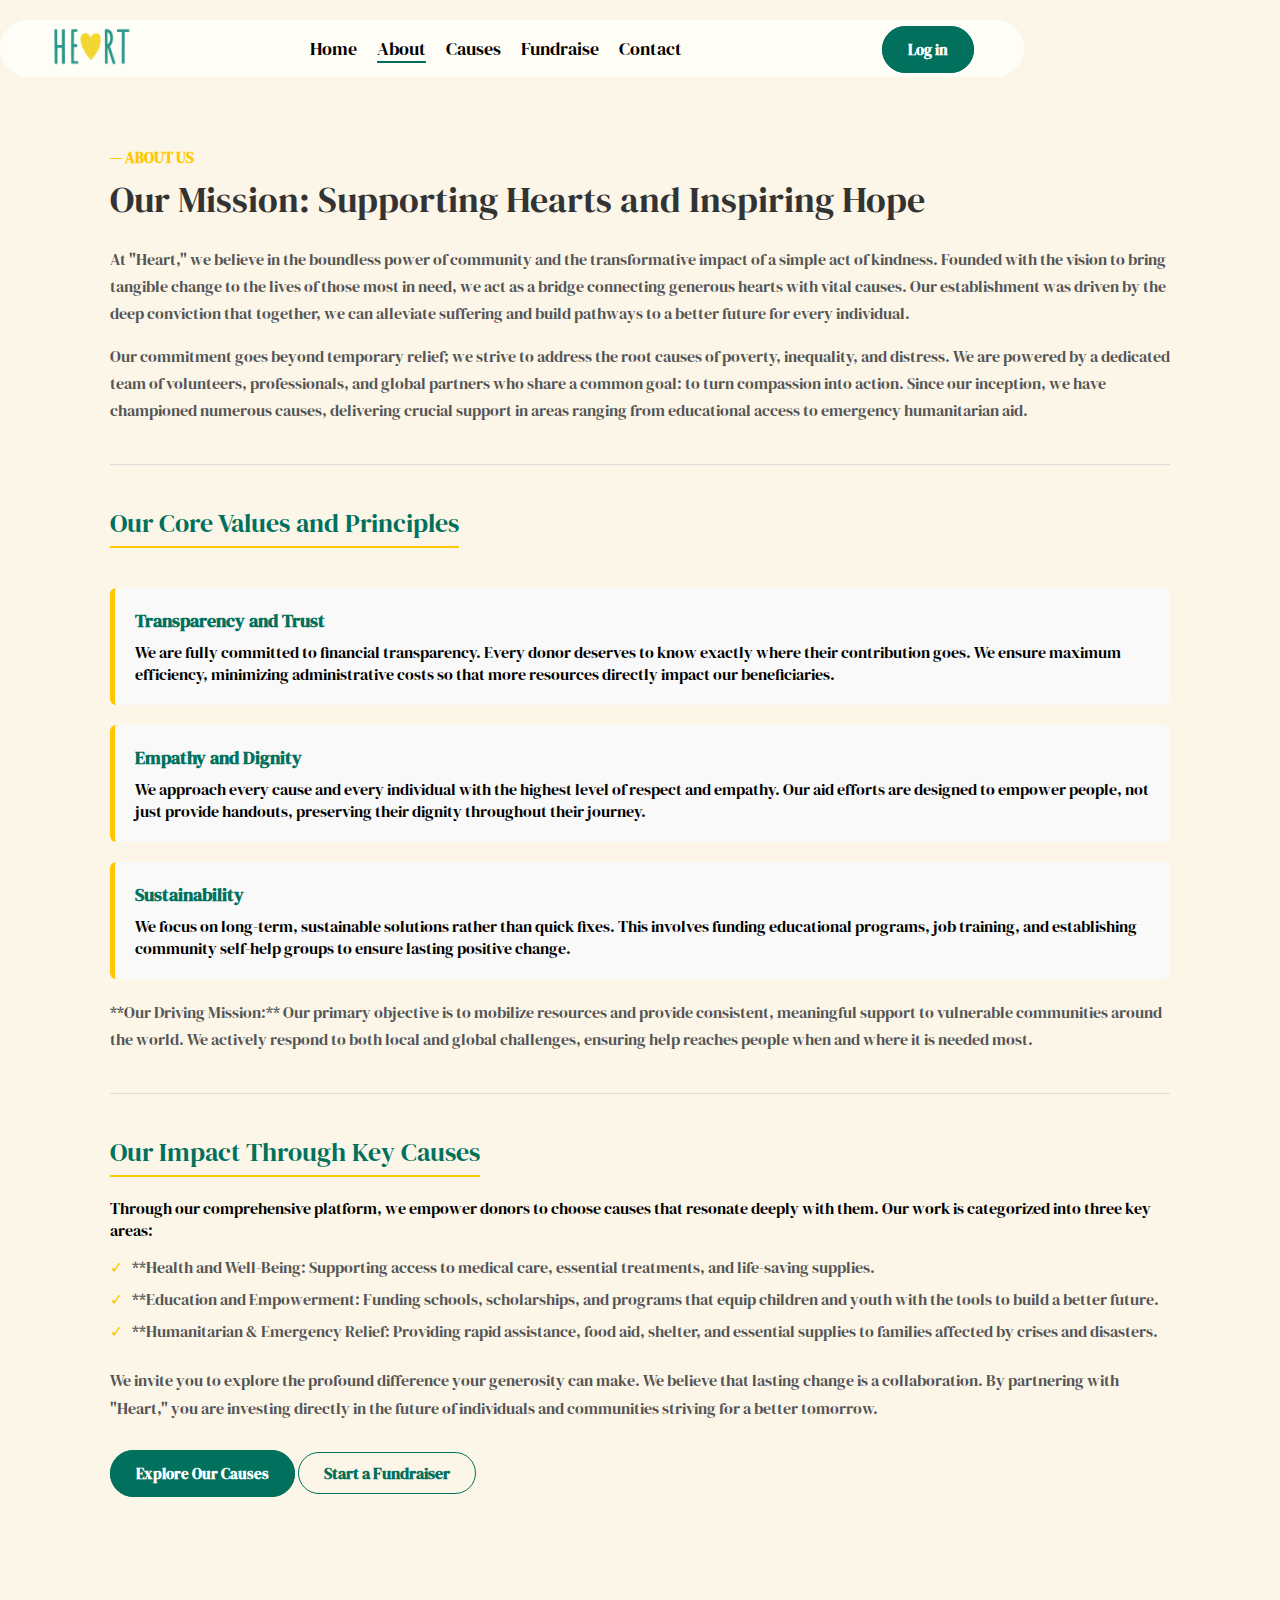
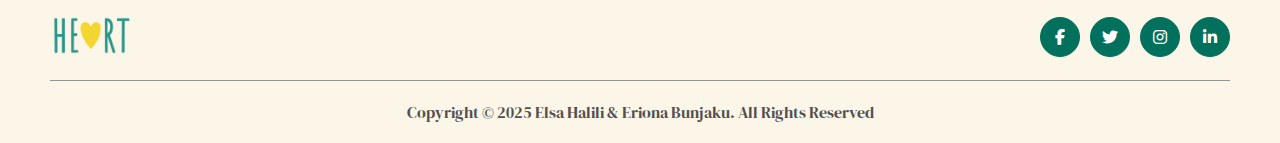
<file: about.html>
<!DOCTYPE html>
<html lang="en">
  <head>
    <meta charset="UTF-8" />
    <meta name="viewport" content="width=device-width, initial-scale=1.0" />
    <title>About Us</title>
    <link rel="stylesheet" href="./styles/header_footer.css" />
    <link rel="stylesheet" href="./styles/style.css" />
    <link rel="stylesheet" href="./styles/about.css" />
    <link
      rel="stylesheet"
      href="https://cdnjs.cloudflare.com/ajax/libs/font-awesome/6.4.2/css/all.min.css"
    />
  </head>
  <body>
    <header>
      <div class="container">
        <nav class="navbar">
          <div class="logo">
            <a
              href="home.html
            "
            >
              <img class="default_logo" src="./images/logo2.png" alt="" />
            </a>
          </div>

          <div class="hamburger" id="menu-toggle">
            <i class="fas fa-bars"></i>
          </div>

          <div class="left-nav" id="menu-item">
            <ul>
              <li><a href="home.html">Home</a></li>
              <li><a href="about.html" class="active">About</a></li>
              <li><a href="causes.html">Causes</a></li>
              <li><a href="fundraise.html">Fundraise</a></li>
              <li><a href="contact.html">Contact</a></li>
              <li class="login-btn mobile-btn"></li>
            </ul>
          </div>

          <div class="right-nav" id="menu-item-right">
            <a href="login.html" class="btn-green">Log in</a>
          </div>
        </nav>
      </div>
    </header>
    <div class="container about-page">
      <section class="sec-about">
        <p class="label-title">— ABOUT US</p>
        <h2 class="main-title">
          Our Mission: Supporting Hearts and Inspiring Hope
        </h2>
        <p class="text">
          At "Heart," we believe in the boundless power of community and the
          transformative impact of a simple act of kindness. Founded with the
          vision to bring tangible change to the lives of those most in need, we
          act as a bridge connecting generous hearts with vital causes. Our
          establishment was driven by the deep conviction that together, we can
          alleviate suffering and build pathways to a better future for every
          individual.
        </p>
        <p class="text">
          Our commitment goes beyond temporary relief; we strive to address the
          root causes of poverty, inequality, and distress. We are powered by a
          dedicated team of volunteers, professionals, and global partners who
          share a common goal: to turn compassion into action. Since our
          inception, we have championed numerous causes, delivering crucial
          support in areas ranging from educational access to emergency
          humanitarian aid.
        </p>
      </section>
      <hr />
      <section class="mission">
        <h3>Our Core Values and Principles</h3>
        <div class="v-list">
          <ul>
            <li>
              <h4>Transparency and Trust</h4>
              <p>
                We are fully committed to financial transparency. Every donor
                deserves to know exactly where their contribution goes. We
                ensure maximum efficiency, minimizing administrative costs so
                that more resources directly impact our beneficiaries.
              </p>
            </li>
            <li>
              <h4>Empathy and Dignity</h4>
              <p>
                We approach every cause and every individual with the highest
                level of respect and empathy. Our aid efforts are designed to
                empower people, not just provide handouts, preserving their
                dignity throughout their journey.
              </p>
            </li>
            <li>
              <h4>Sustainability</h4>
              <p>
                We focus on long-term, sustainable solutions rather than quick
                fixes. This involves funding educational programs, job training,
                and establishing community self-help groups to ensure lasting
                positive change.
              </p>
            </li>
          </ul>
        </div>
        <p class="mission-text">
          **Our Driving Mission:** Our primary objective is to mobilize
          resources and provide consistent, meaningful support to vulnerable
          communities around the world. We actively respond to both local and
          global challenges, ensuring help reaches people when and where it is
          needed most.
        </p>
      </section>
      <hr />
      <section class="causes">
        <h3>Our Impact Through Key Causes</h3>
        <p>
          Through our comprehensive platform, we empower donors to choose causes
          that resonate deeply with them. Our work is categorized into three key
          areas:
        </p>
        <div class="cause-list">
          <ul>
            <li>
              **Health and Well-Being: Supporting access to medical care,
              essential treatments, and life-saving supplies.
            </li>
            <li>
              **Education and Empowerment: Funding schools, scholarships, and
              programs that equip children and youth with the tools to build a
              better future.
            </li>
            <li>
              **Humanitarian & Emergency Relief: Providing rapid assistance,
              food aid, shelter, and essential supplies to families affected by
              crises and disasters.
            </li>
          </ul>
        </div>
        <p class="final-text">
          We invite you to explore the profound difference your generosity can
          make. We believe that lasting change is a collaboration. By partnering
          with "Heart," you are investing directly in the future of individuals
          and communities striving for a better tomorrow.
        </p>
        <div class="btn-group">
          <a href="causes.html" class="btn-green">Explore Our Causes</a>
          <a href="fundraise.html" class="btn-green-outline"
            >Start a Fundraiser</a
          >
        </div>
      </section>
    </div>

    <footer>
      <div class="container">
        <div class="footer">
          <div class="footer-left">
            <div class="logo">
              <img src="./images/logo2.png" alt="" />
            </div>
          </div>
          <div class="footer-right">
            <ul>
              <li>
                <a href="#" class="icon-link"
                  ><i class="fab fa-facebook-f"></i
                ></a>
              </li>
              <li>
                <a href="#" class="icon-link"><i class="fab fa-twitter"></i></a>
              </li>
              <li>
                <a href="#" class="icon-link"
                  ><i class="fab fa-instagram"></i
                ></a>
              </li>
              <li>
                <a href="#" class="icon-link"
                  ><i class="fab fa-linkedin-in"></i
                ></a>
              </li>
            </ul>
          </div>
        </div>
      </div>
      <div></div>
      <div class="footer-copyright">
        <p>
          Copyright &copy; 2025 Elsa Halili & Eriona Bunjaku. All Rights
          Reserved
        </p>
      </div>
    </footer>
  </body>
  <script src="./js/donate.js"></script>
  <script src="./js/main.js"></script>
</html>
</file>
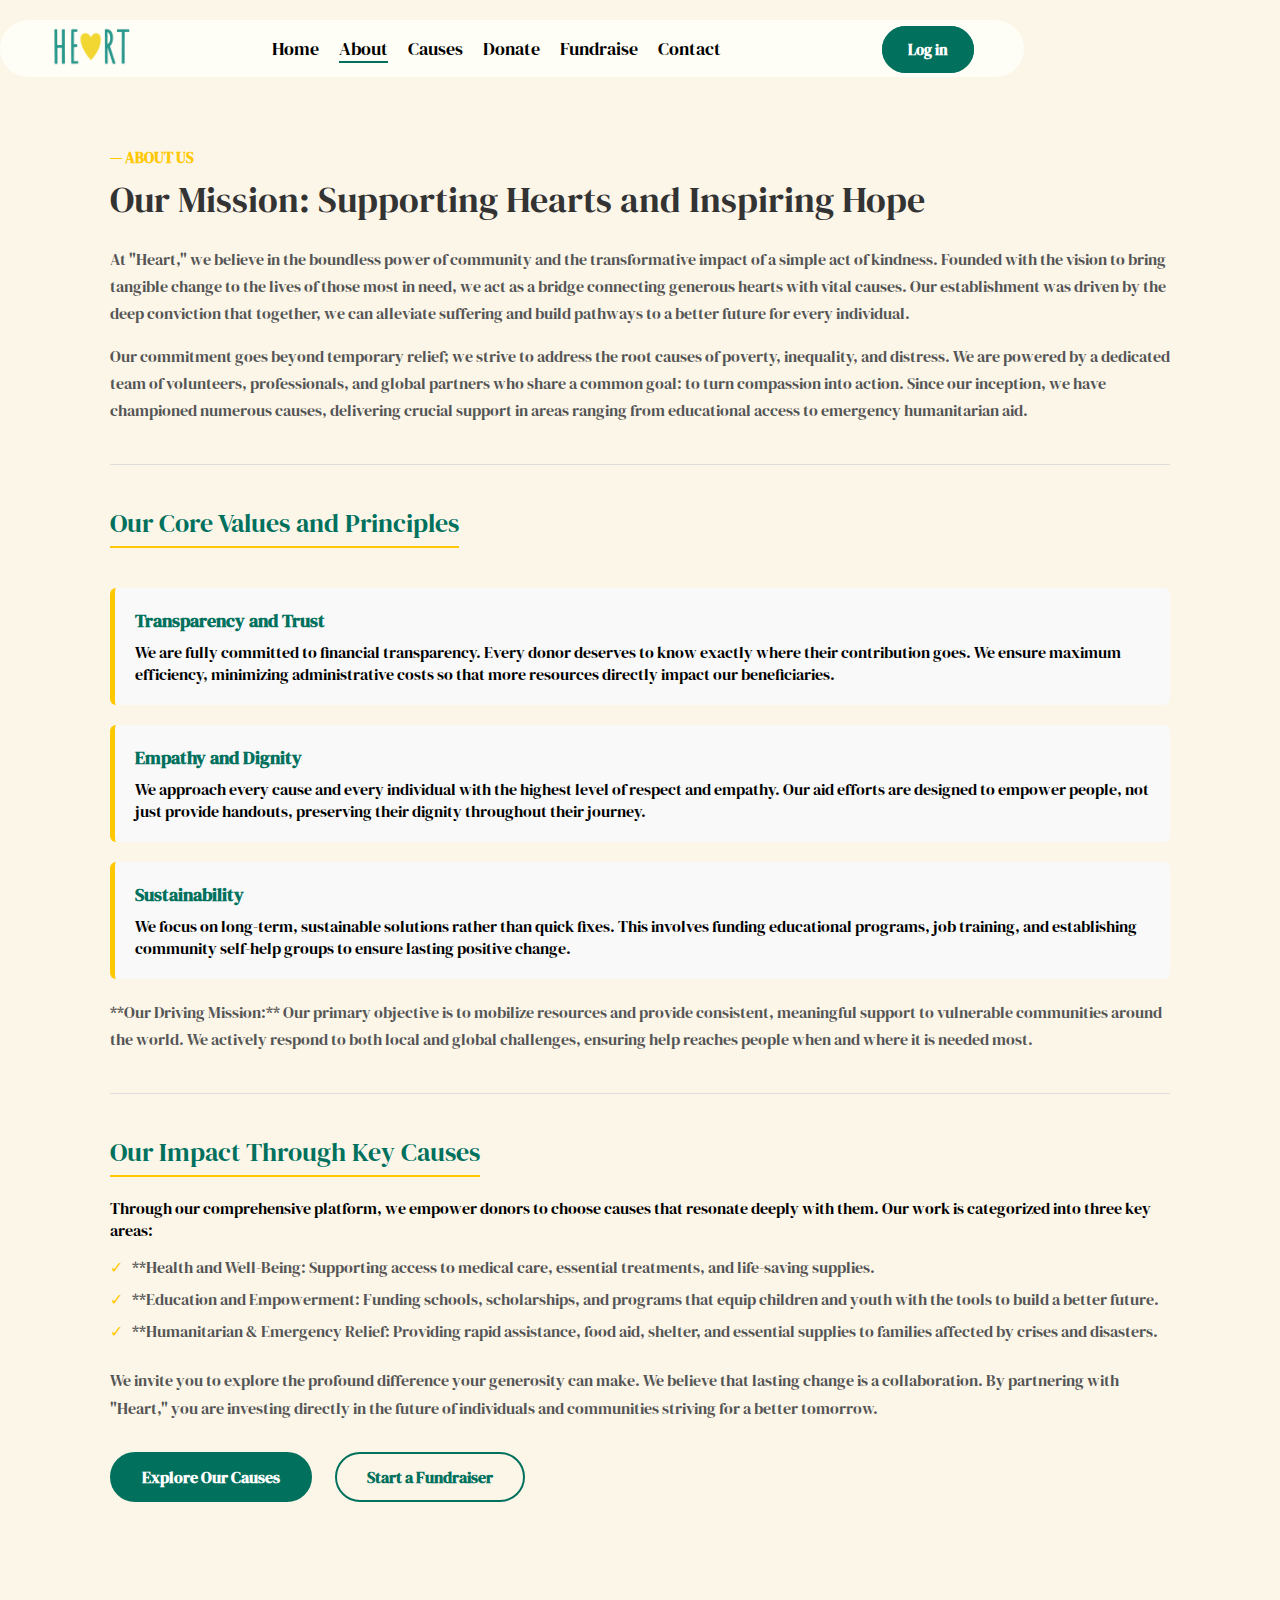
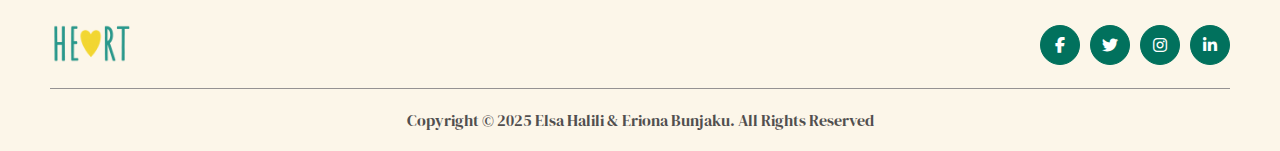
<file: aboutus.html>
<!DOCTYPE html>
<html lang="en">
<head>
<meta charset="UTF-8" />
<meta name="viewport" content="width=device-width, initial-scale=1.0" />
<title>About Us</title>
<link rel="stylesheet" href="./styles/header_footer.css" />
<link rel="stylesheet" href="./styles/style.css" />
<link rel="stylesheet" href="./styles/aboutus.css" />
<link
rel="stylesheet"
href="https://cdnjs.cloudflare.com/ajax/libs/font-awesome/6.4.2/css/all.min.css"
/>
</head>
<body>
<header>
<div class="container">
<nav class="navbar">
<div class="logo">
<img class="default_logo" src="./images/logo2.png" alt="" />
</div>
<div class="left-nav" id="menu-item">
<ul>
<li><a href="home.html">Home</a></li>
<li><a href="about.html" class="active">About</a></li> 
<li><a href="causes.html">Causes</a></li>
<li><a href="donate.html">Donate</a></li>
<li><a href="fundraise.html">Fundraise</a></li>
<li><a href="contact.html">Contact</a></li>
<li class="login-btn mobile-btn"></li>
</ul>
</div>
<div class="right-nav" id="menu-item-right">
<a href="login.html" class="btn-green"> Log in </a>
</div>
</nav>
</div>
</header>
<div class="container about-page"> 
    <section class="sec-about">
         <p class="label-title">— ABOUT US</p>
<h2 class="main-title">Our Mission: Supporting Hearts and Inspiring Hope</h2>
<p class="text"> At "Heart," we believe in the boundless power of community and the transformative impact of a simple act of kindness. Founded with the vision to bring tangible change to the lives of those most in need, we act as a bridge connecting generous hearts with vital causes. Our establishment was driven by the deep conviction that together, we can alleviate suffering and build pathways to a better future for every individual.
</p>
<p class="text"> Our commitment goes beyond temporary relief; we strive to address the root causes of poverty, inequality, and distress. We are powered by a dedicated team of volunteers, professionals, and global partners who share a common goal: to turn compassion into action. Since our inception, we have championed numerous causes, delivering crucial support in areas ranging from educational access to emergency humanitarian aid.
</p>
</section>
<hr>
<section class="mission"> <h3>Our Core Values and Principles</h3>
<div class="v-list"> <ul>
<li>
<h4>Transparency and Trust</h4>
<p>We are fully committed to financial transparency. Every donor deserves to know exactly where their contribution goes. We ensure maximum efficiency, minimizing administrative costs so that more resources directly impact our beneficiaries.</p>
</li>
<li>
<h4>Empathy and Dignity</h4>
<p>We approach every cause and every individual with the highest level of respect and empathy. Our aid efforts are designed to empower people, not just provide handouts, preserving their dignity throughout their journey.</p>
</li>
<li>
<h4>Sustainability</h4>
<p>We focus on long-term, sustainable solutions rather than quick fixes. This involves funding educational programs, job training, and establishing community self-help groups to ensure lasting positive change.</p>
</li>
</ul>
</div>
<p class="mission-text"> **Our Driving Mission:** Our primary objective is to mobilize resources and provide consistent, meaningful support to vulnerable communities around the world. We actively respond to both local and global challenges, ensuring help reaches people when and where it is needed most.
</p>
</section>
<hr>
<section class="causes"> <h3>Our Impact Through Key Causes</h3>
<p>
Through our comprehensive platform, we empower donors to choose causes that resonate deeply with them. Our work is categorized into three key areas:
</p>
<div class="cause-list">
<ul>
<li>**Health and Well-Being: Supporting access to medical care, essential treatments, and life-saving supplies.</li>
<li>**Education and Empowerment: Funding schools, scholarships, and programs that equip children and youth with the tools to build a better future.</li>
<li>**Humanitarian & Emergency Relief: Providing rapid assistance, food aid, shelter, and essential supplies to families affected by crises and disasters.</li>
</ul>
</div>
<p class="final-text"> We invite you to explore the profound difference your generosity can make. We believe that lasting change is a collaboration. By partnering with "Heart," you are investing directly in the future of individuals and communities striving for a better tomorrow.
</p>
<div class="btn-group"> <a href="causes.html" class="btn-green-lg">Explore Our Causes</a>
<a href="fundraise.html" class="btn-green-outline-lg">Start a Fundraiser</a>
</div>
</section>
</div>

<footer>
<div class="container">
<div class="footer">
<div class="footer-left">
<div class="logo">
<img src="./images/logo2.png" alt="" />
</div>
</div>
<div class="footer-right">
<ul>
<li>
<a href="#" class="icon-link"
><i class="fab fa-facebook-f"></i
></a>
</li>
<li>
<a href="#" class="icon-link"><i class="fab fa-twitter"></i></a>
</li>
<li>
<a href="#" class="icon-link"
><i class="fab fa-instagram"></i
></a>
</li>
<li>
<a href="#" class="icon-link"
><i class="fab fa-linkedin-in"></i
></a>
</li>
</ul>
</div>
</div>
</div>
<div></div>
<div class="footer-copyright">
<p>
Copyright &copy; 2025 Elsa Halili & Eriona Bunjaku. All Rights
Reserved
</p>
</div>
</footer>
</body>
<script src="./js/donate.js"></script>
</html>
</file>
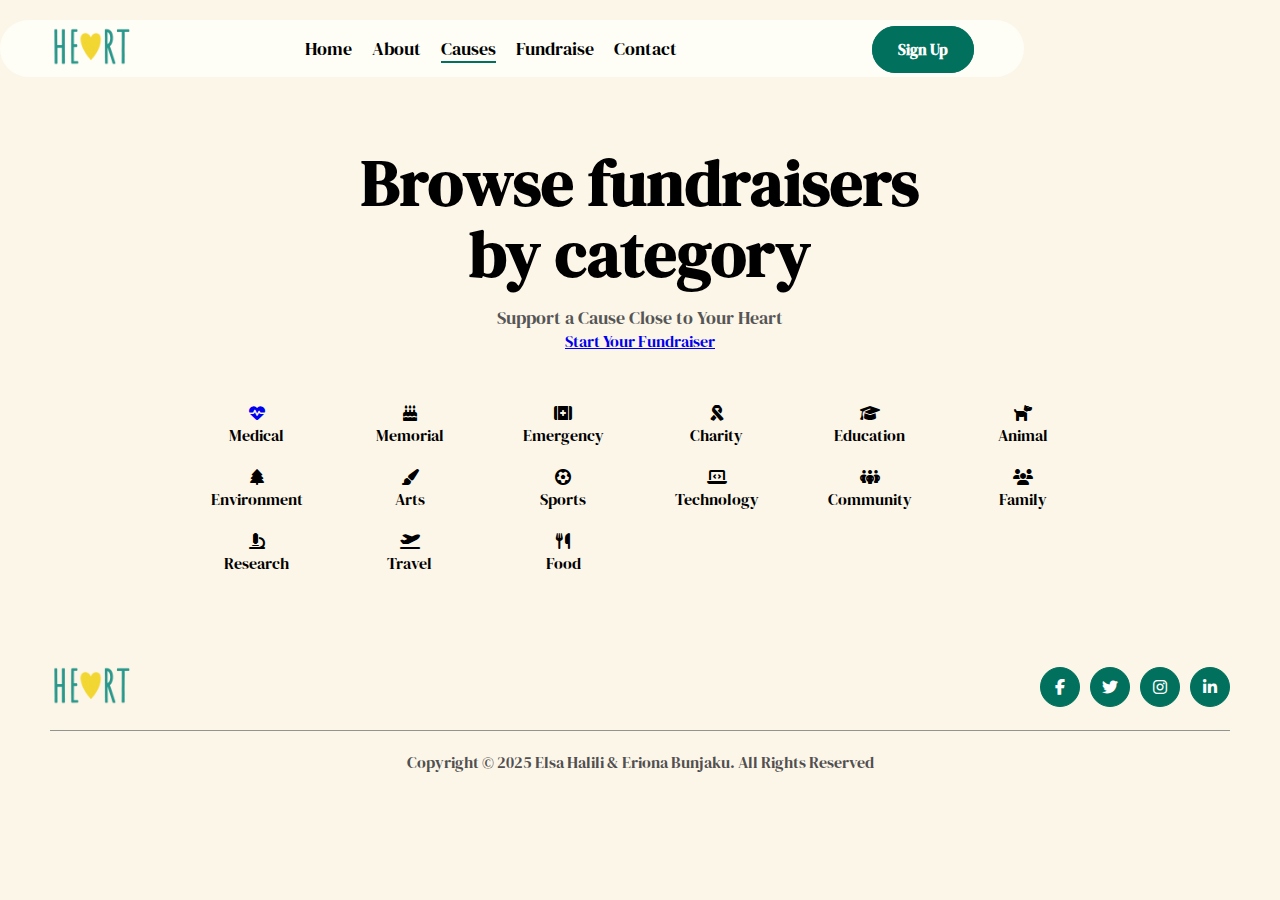
<file: causes.html>
<!DOCTYPE html>
<html lang="en">
  <head>
    <meta charset="UTF-8" />
    <meta name="viewport" content="width=device-width, initial-scale=1.0" />
    <title>Document</title>

    <link rel="stylesheet" href="./styles/header_footer.css" />
    <link rel="stylesheet" href="./styles/style.css" />
    <link rel="stylesheet" href="./styles/causes.css" />
    <link
      rel="stylesheet"
      href="https://cdnjs.cloudflare.com/ajax/libs/font-awesome/6.4.2/css/all.min.css"
    />
  </head>

  <body>
    <header>
      <div class="container">
        <nav class="navbar">
          <div class="logo">
            <a
              href="home.html
            "
            >
              <img class="default_logo" src="./images/logo2.png" alt="" />
            </a>
          </div>

          <div class="hamburger" id="menu-toggle">
            <i class="fas fa-bars"></i>
          </div>

          <div class="left-nav" id="menu-item">
            <ul>
              <li><a href="home.html">Home</a></li>
              <li><a href="about.html">About</a></li>
              <li><a href="causes.html" class="active">Causes</a></li>
              <li><a href="fundraise.html">Fundraise</a></li>
              <li><a href="contact.html">Contact</a></li>
              <li class="login-btn mobile-btn"></li>
            </ul>
          </div>

          <div class="right-nav" id="menu-item-right">
            <a href="login.html" class="btn-green"> Sign Up </a>
          </div>
        </nav>
      </div>
    </header>

    <section class="causes-container">
      <div class="causes-intro">
        <h1 class="title">
          Browse fundraisers<br />
          by category
        </h1>
        <p class="subtitle">Support a Cause Close to Your Heart</p>
        <a href="fundraise.html" class="start-btn">Start Your Fundraiser</a>
      </div>

      <div class="categories">
        <div class="category">
          <a href="causes-bycategory.html">
            <div class="cause-box">
              <i class="fa-solid fa-heart-pulse"></i>
            </div>
            <span>Medical</span>
          </a>
        </div>

        <div class="category">
          <div class="cause-box">
            <i class="fa-solid fa-cake-candles"></i>
          </div>
          <span>Memorial</span>
        </div>

        <div class="category">
          <div class="cause-box">
            <i class="fa-solid fa-kit-medical"></i>
          </div>
          <span>Emergency</span>
        </div>

        <div class="category">
          <div class="cause-box">
            <i class="fa-solid fa-ribbon"></i>
          </div>
          <span>Charity</span>
        </div>

        <div class="category">
          <div class="cause-box">
            <i class="fa-solid fa-graduation-cap"></i>
          </div>
          <span>Education</span>
        </div>

        <div class="category">
          <div class="cause-box">
            <i class="fa-solid fa-dog"></i>
          </div>
          <span>Animal</span>
        </div>

        <div class="category">
          <div class="cause-box">
            <i class="fa-solid fa-tree"></i>
          </div>
          <span>Environment</span>
        </div>

        <div class="category">
          <div class="cause-box">
            <i class="fa-solid fa-paint-brush"></i>
          </div>
          <span>Arts</span>
        </div>

        <div class="category">
          <div class="cause-box">
            <i class="fa-solid fa-futbol"></i>
          </div>
          <span>Sports</span>
        </div>

        <div class="category">
          <div class="cause-box">
            <i class="fa-solid fa-laptop-code"></i>
          </div>
          <span>Technology</span>
        </div>

        <div class="category">
          <div class="cause-box">
            <i class="fa-solid fa-people-group"></i>
          </div>
          <span>Community</span>
        </div>

        <div class="category">
          <div class="cause-box">
            <i class="fa-solid fa-users"></i>
          </div>
          <span>Family</span>
        </div>

        <div class="category">
          <div class="cause-box">
            <i class="fa-solid fa-microscope"></i>
          </div>
          <span>Research</span>
        </div>

        <div class="category">
          <div class="cause-box">
            <i class="fa-solid fa-plane-departure"></i>
          </div>
          <span>Travel</span>
        </div>

        <div class="category">
          <div class="cause-box">
            <i class="fa-solid fa-utensils"></i>
          </div>
          <span>Food</span>
        </div>
      </div>
    </section>

    <footer>
      <div class="container">
        <div class="footer">
          <div class="footer-left">
            <div class="logo">
              <img src="./images/logo2.png" alt="" />
            </div>
          </div>

          <div class="footer-right">
            <ul>
              <li>
                <a href="#" class="icon-link">
                  <i class="fab fa-facebook-f"></i>
                </a>
              </li>
              <li>
                <a href="#" class="icon-link">
                  <i class="fab fa-twitter"></i>
                </a>
              </li>
              <li>
                <a href="#" class="icon-link">
                  <i class="fab fa-instagram"></i>
                </a>
              </li>
              <li>
                <a href="#" class="icon-link">
                  <i class="fab fa-linkedin-in"></i>
                </a>
              </li>
            </ul>
          </div>
        </div>
      </div>

      <div class="footer-copyright">
        <p>
          Copyright © 2025 Elsa Halili & Eriona Bunjaku. All Rights Reserved
        </p>
      </div>
    </footer>

    <script src="./js/donate.js"></script>
    <script src="./js/main.js"></script>
  </body>
</html>
</file>
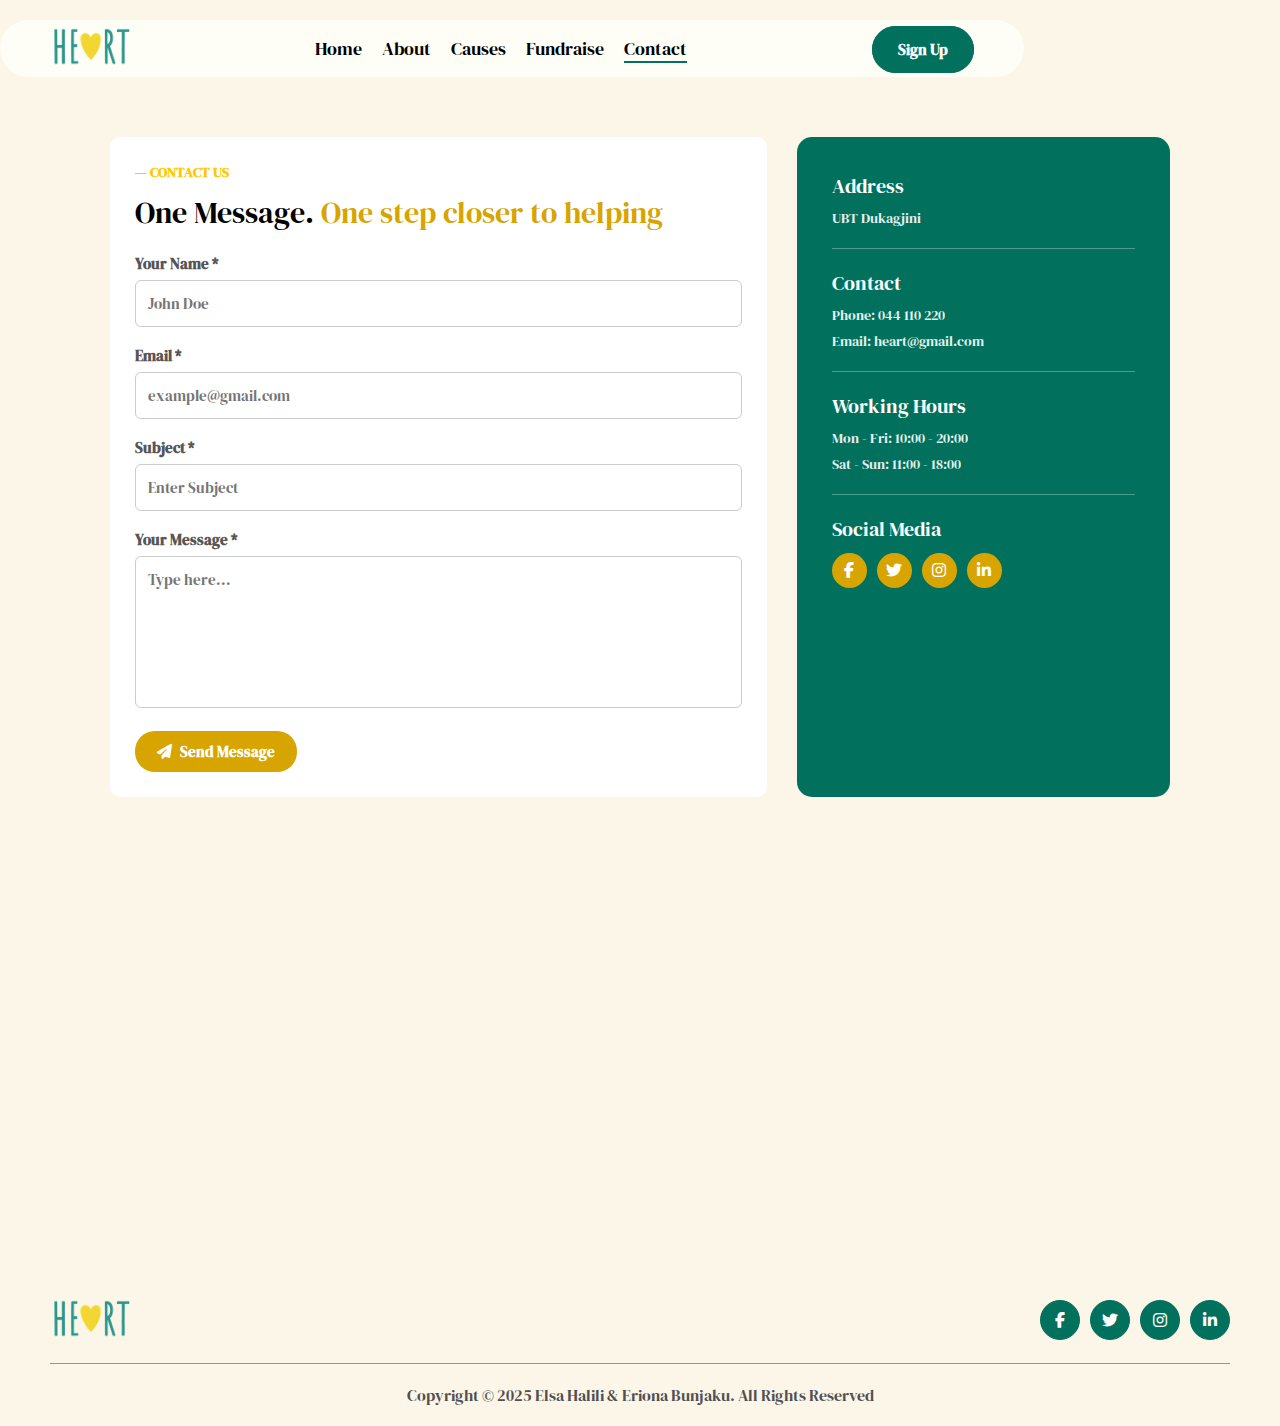
<file: contact.html>
<!DOCTYPE html>
<html lang="en">
  <head>
    <meta charset="UTF-8" />
    <meta name="viewport" content="width=device-width, initial-scale=1.0" />
    <title>Contact Page</title>

    <link rel="stylesheet" href="./styles/header_footer.css" />
    <link rel="stylesheet" href="./styles/style.css" />
    <link rel="stylesheet" href="./styles/contact.css" />

    <link
      rel="stylesheet"
      href="https://cdnjs.cloudflare.com/ajax/libs/font-awesome/6.4.2/css/all.min.css"
    />
  </head>

  <body>
    <header>
      <div class="container">
        <nav class="navbar">
          <div class="logo">
            <a
              href="home.html
            "
            >
              <img class="default_logo" src="./images/logo2.png" alt="" />
            </a>
          </div>

          <div class="hamburger" id="menu-toggle">
            <i class="fas fa-bars"></i>
          </div>
          <div class="left-nav" id="menu-item">
            <ul>
              <li><a href="home.html">Home</a></li>
              <li><a href="about.html">About</a></li>
              <li><a href="causes.html">Causes</a></li>
              <li><a href="fundraise.html">Fundraise</a></li>
              <li><a href="contact.html" class="active">Contact</a></li>
              <li class="mobile-only">
                <a href="login.html" class="btn-green">Sign Up</a>
              </li>
            </ul>
          </div>

          <div class="right-nav" id="menu-item-right">
            <a href="login.html" class="btn-green">Sign Up</a>
          </div>
        </nav>
      </div>
    </header>

    <!--fillonnnn formaaa   -->

    <div class="container">
      <div class="contact-us">
        <section class="contact-container">
          <div class="contact-inner">
            <div class="form-box">
              <p class="label-title">— CONTACT US</p>
              <h2>One Message. <span> One step closer to helping </span></h2>
              <div class="result"></div>
              <form id="contact-form">
                <div class="form-group">
                  <label>Your Name *</label>
                  <input
                    class="form-input"
                    type="text"
                    id="name"
                    placeholder="John Doe"
                  />
                </div>

                <div class="form-group">
                  <label>Email *</label>
                  <input
                    class="form-input"
                    id="email"
                    placeholder="example@gmail.com"
                  />
                </div>

                <div class="form-group">
                  <label>Subject *</label>
                  <input
                    class="form-input"
                    type="text"
                    id="subject"
                    placeholder="Enter Subject"
                  />
                </div>

                <div class="form-group">
                  <label>Your Message *</label>
                  <textarea
                    class="form-input"
                    rows="6"
                    id="message"
                    placeholder="Type here..."
                  ></textarea>
                </div>

                <button class="send-btn" type="submit">
                  <i class="fas fa-paper-plane"></i> Send Message
                </button>
              </form>
            </div>

            <div class="info-box">
              <h3>Address</h3>
              <p>UBT Dukagjini</p>

              <hr />

              <h3>Contact</h3>
              <p>Phone: 044 110 220</p>
              <p>Email: heart@gmail.com</p>

              <hr />

              <h3>Working Hours</h3>
              <p>Mon - Fri: 10:00 - 20:00</p>
              <p>Sat - Sun: 11:00 - 18:00</p>

              <hr />

              <h3>Social Media</h3>
              <div class="social-links">
                <a href="#"><i class="fab fa-facebook-f"></i></a>
                <a href="#"><i class="fab fa-twitter"></i></a>
                <a href="#"><i class="fab fa-instagram"></i></a>
                <a href="#"><i class="fab fa-linkedin-in"></i></a>
              </div>
            </div>
          </div>
        </section>
      </div>
    </div>
    <section class="map-box">
      <iframe
        src="https://www.google.com/maps/embed?pb=!1m18!1m12!1m3!1d2934.10561899349!2d21.144065!3d42.653480!2m3!1f0!2f0!3f0!3m2!1i1024!2i768!4f13.1!3m3!1m2!1s0x13549efc915d9e6b%3A0xd0a1aabf4fa0c7a5!2sUBT%20-%20Dukagjini!5e0!3m2!1sen!2s!4v1700000000000"
        frameborder="0"
      ></iframe>
    </section>
    <!-- foteriiii -->
    <footer>
      <div class="container">
        <div class="footer">
          <div class="footer-left">
            <div class="logo">
              <img src="./images/logo2.png" alt="" />
            </div>
          </div>
          <div class="footer-right">
            <ul>
              <li>
                <a href="#" class="icon-link"
                  ><i class="fab fa-facebook-f"></i
                ></a>
              </li>

              <li>
                <a href="#" class="icon-link"><i class="fab fa-twitter"></i></a>
              </li>

              <li>
                <a href="#" class="icon-link"
                  ><i class="fab fa-instagram"></i
                ></a>
              </li>

              <li>
                <a href="#" class="icon-link"
                  ><i class="fab fa-linkedin-in"></i
                ></a>
              </li>
            </ul>
          </div>
        </div>
      </div>
      <div></div>
      <div class="footer-copyright">
        <p>
          Copyright &copy; 2025 Elsa Halili & Eriona Bunjaku. All Rights
          Reserved
        </p>
      </div>
    </footer>

    <script src="./js/contact.js"></script>
    <script src="./js/main.js"></script>
  </body>
</html>
</file>
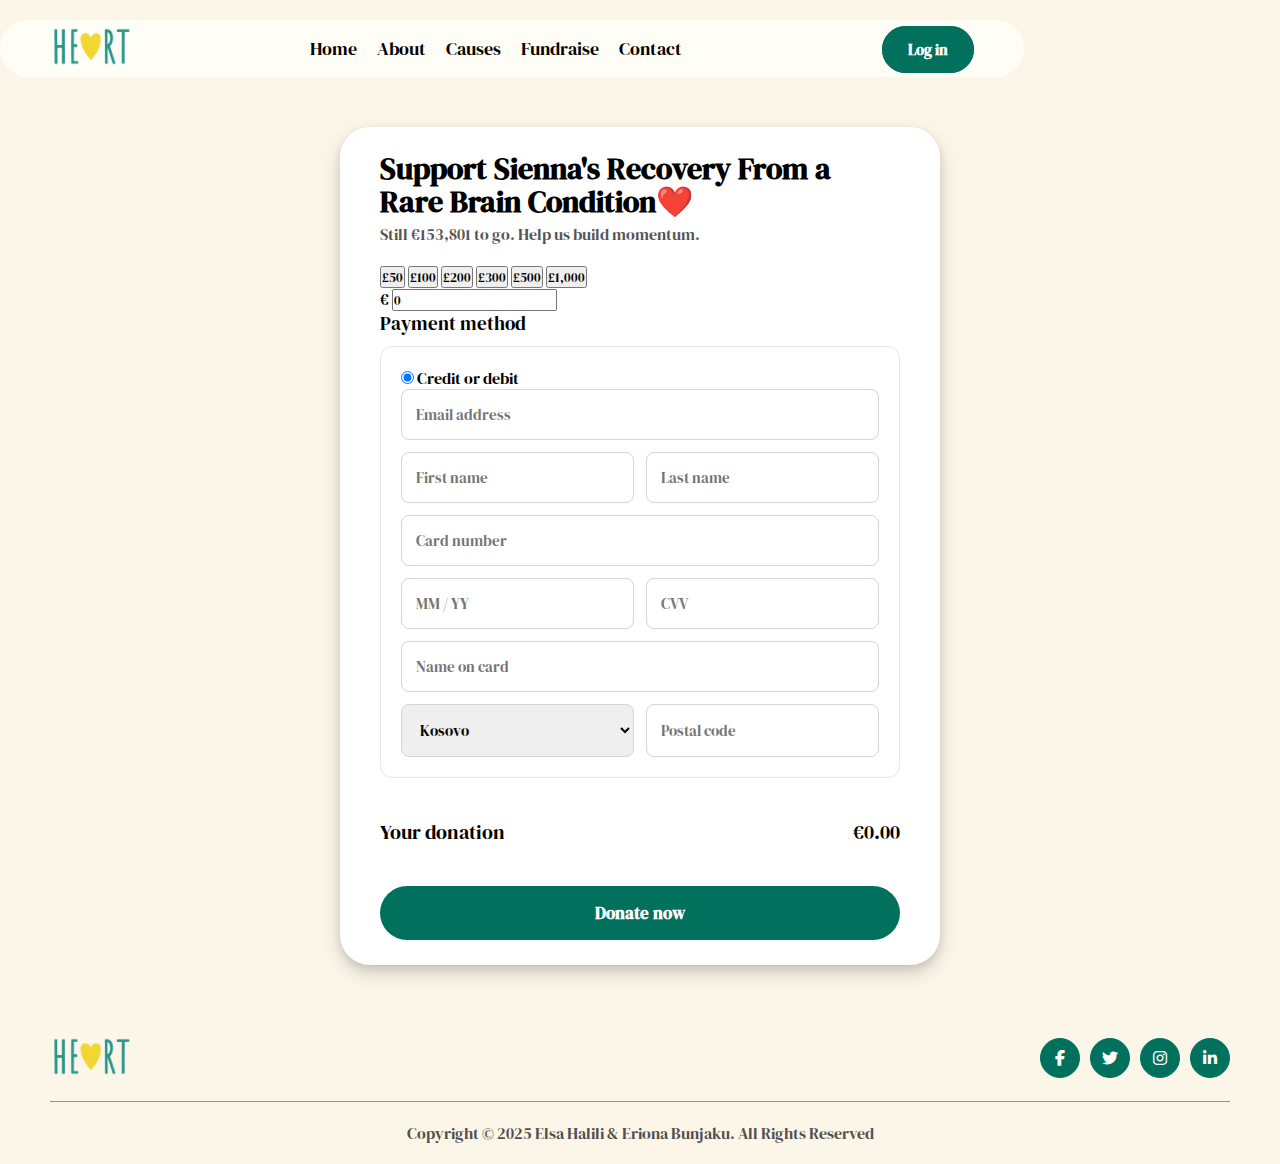
<file: donate.html>
<!DOCTYPE html>
<html lang="en">
  <head>
    <meta charset="UTF-8" />
    <meta name="viewport" content="width=device-width, initial-scale=1.0" />
    <title>Document</title>
    <link rel="stylesheet" href="./styles/header_footer.css" />
    <link rel="stylesheet" href="./styles/style.css" />
    <link rel="stylesheet" href="./styles/donate.css" />
    <link
      rel="stylesheet"
      href="https://cdnjs.cloudflare.com/ajax/libs/font-awesome/6.4.2/css/all.min.css"
    />
  </head>
  <body>
    <header>
      <div class="container">
        <nav class="navbar">
          <div class="logo">
            <img class="default_logo" src="./images/logo2.png" alt="" />
          </div>
          <div class="left-nav" id="menu-item">
            <ul>
              <li><a href="home.html">Home</a></li>
              <li><a href="about.html">About</a></li>

              <li><a href="causes.html">Causes</a></li>
              <li><a href="fundraise.html">Fundraise</a></li>
              <li><a href="contact.html">Contact</a></li>
              <li class="login-btn mobile-btn"></li>
            </ul>
          </div>

          <div class="right-nav" id="menu-item-right">
            <a href="login.html" class="btn-green"> Log in </a>
          </div>
        </nav>
      </div>
    </header>
    <section class="donate-section">
      <div class="donation-container">
        <p class="cause-title">
          Support Sienna's Recovery From a Rare Brain Condition❤️
        </p>
        <p class="subtitle">Still €153,801 to go. Help us build momentum.</p>

        <div class="amount-options">
          <button>£50</button>
          <button>£100</button>
          <button class="suggested">£200</button>
          <button>£300</button>
          <button>£500</button>
          <button>£1,000</button>
        </div>

        <div class="amount-box">
          <span>€</span>
          <input type="number" id="amountInput" value="0" min="0" />
        </div>
        <h3>Payment method</h3>

        <div class="payment-section">
          <label class="radio-row">
            <input type="radio" name="pay" checked />
            <span>Credit or debit</span>
          </label>

          <div class="card-form">
            <input type="email" placeholder="Email address" class="full" />

            <div class="row">
              <input type="text" placeholder="First name" />
              <input type="text" placeholder="Last name" />
            </div>

            <input type="text" placeholder="Card number" class="full" />

            <div class="row">
              <input type="text" placeholder="MM / YY" />
              <input type="text" placeholder="CVV" />
            </div>

            <input type="text" placeholder="Name on card" class="full" />

            <div class="row">
              <select>
                <option>Kosovo</option>
              </select>
              <input type="text" placeholder="Postal code" />
            </div>
          </div>
        </div>

        <div class="total">
          <p>Your donation <span id="donationTotal">€0.00</span></p>
        </div>

        <button class="donate-btn">Donate now</button>
      </div>
    </section>

    <footer>
      <div class="container">
        <div class="footer">
          <div class="footer-left">
            <div class="logo">
              <img src="./images/logo2.png" alt="" />
            </div>
          </div>
          <div class="footer-right">
            <ul>
              <li>
                <a href="#" class="icon-link"
                  ><i class="fab fa-facebook-f"></i
                ></a>
              </li>

              <li>
                <a href="#" class="icon-link"><i class="fab fa-twitter"></i></a>
              </li>

              <li>
                <a href="#" class="icon-link"
                  ><i class="fab fa-instagram"></i
                ></a>
              </li>

              <li>
                <a href="#" class="icon-link"
                  ><i class="fab fa-linkedin-in"></i
                ></a>
              </li>
            </ul>
          </div>
        </div>
      </div>
      <div></div>
      <div class="footer-copyright">
        <p>
          Copyright &copy; 2025 Elsa Halili & Eriona Bunjaku. All Rights
          Reserved
        </p>
      </div>
    </footer>

    <script src="./js/donate.js"></script>
  </body>
</html>
</file>
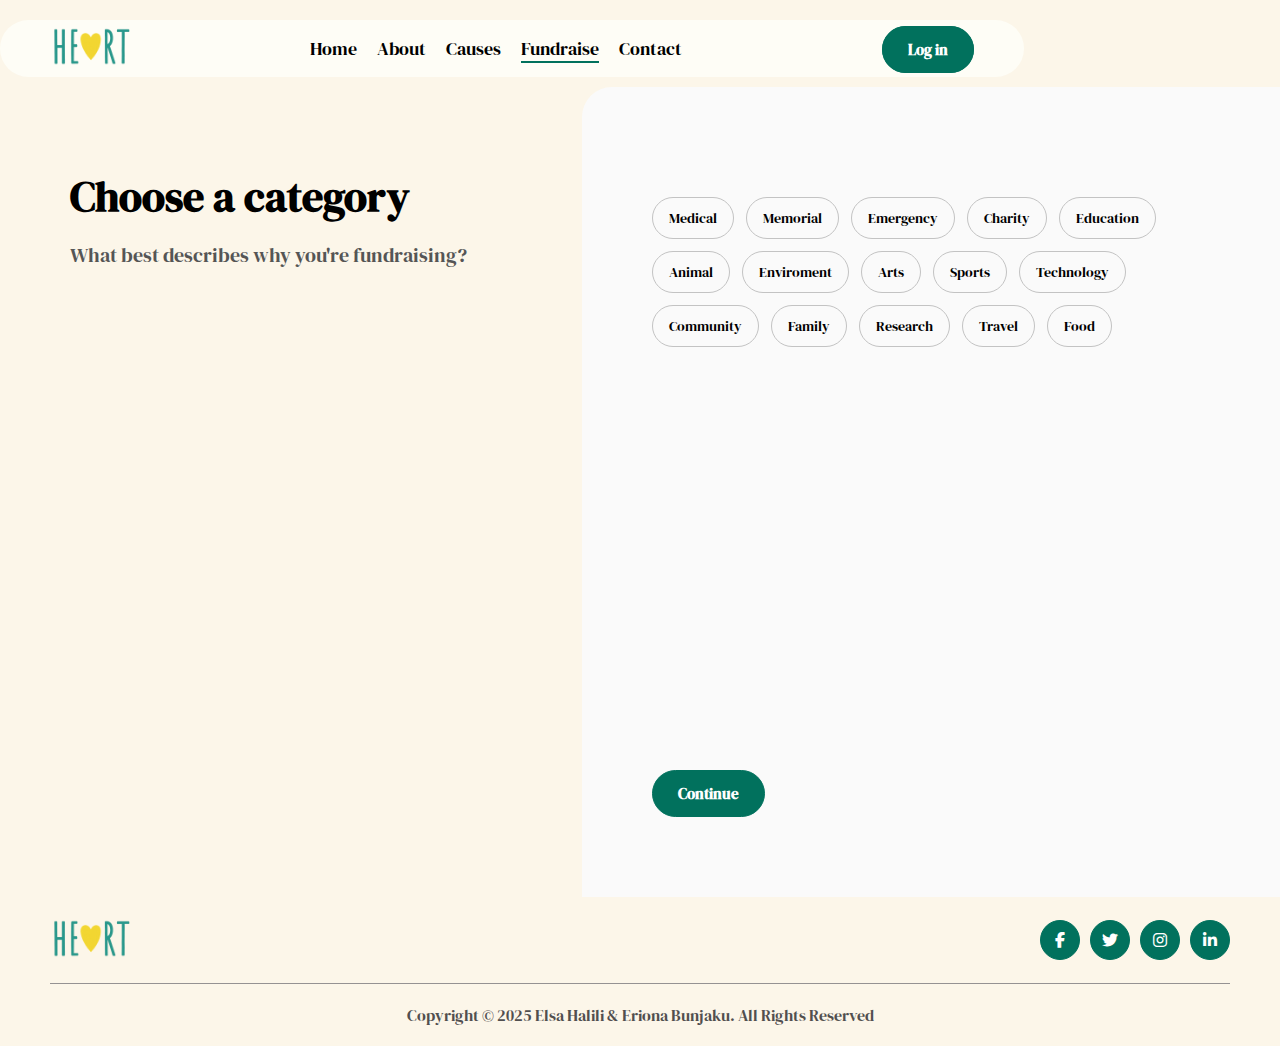
<file: fundraise.html>
<!DOCTYPE html>
<html lang="en">
  <head>
    <meta charset="UTF-8" />
    <meta name="viewport" content="width=device-width, initial-scale=1.0" />
    <title>Document</title>
    <link rel="stylesheet" href="./styles/header_footer.css" />
    <link rel="stylesheet" href="./styles/style.css" />
    <link rel="stylesheet" href="./styles/fundraise.css" />
    <link
      rel="stylesheet"
      href="https://cdnjs.cloudflare.com/ajax/libs/font-awesome/6.4.2/css/all.min.css"
    />

    <link
      rel="stylesheet"
      href="https://fonts.googleapis.com/css2?family=Material+Symbols+Outlined"
    />
  </head>
  <body>
    <header>
      <div class="container">
        <nav class="navbar">
          <div class="logo">
            <img class="default_logo" src="./images/logo2.png" alt="" />
          </div>

          <div class="hamburger" id="menu-toggle">
            <i class="fas fa-bars"></i>
          </div>

          <div class="left-nav" id="menu-item">
            <ul>
              <li><a href="home.html">Home</a></li>
              <li><a href="about.html">About</a></li>
              <li><a href="causes.html">Causes</a></li>
              <li><a href="fundraise.html" class="active">Fundraise</a></li>
              <li><a href="contact.html">Contact</a></li>
              <li class="login-btn mobile-btn"></li>
            </ul>
          </div>

          <div class="right-nav" id="menu-item-right">
            <a href="login.html" class="btn-green"> Log in </a>
          </div>
        </nav>
      </div>
    </header>
    <div class="fundraise-section">
      <div class="left">
        <div>
          <h1 id="leftTitle" class="left-title"></h1>
          <p id="leftDescription" class="left-description">
            What best describes why you're fundraising?
          </p>
        </div>
      </div>
      <div class="right">
        <form id="fundraiserForm" class="fundraise-form">
          <div class="step active-step">
            <div class="categories">
              <div class="category">Medical</div>
              <div class="category">Memorial</div>
              <div class="category">Emergency</div>
              <div class="category">Charity</div>
              <div class="category">Education</div>
              <div class="category">Animal</div>
              <div class="category">Enviroment</div>
              <div class="category">Arts</div>
              <div class="category">Sports</div>
              <div class="category">Technology</div>
              <div class="category">Community</div>
              <div class="category">Family</div>
              <div class="category">Research</div>
              <div class="category">Travel</div>
              <div class="category">Food</div>
            </div>
          </div>

          <div class="step">
            <h2 style="margin-bottom: 20px">Who are you fundraising for?</h2>

            <div class="card">
              <div class="icon">
                <span class="material-symbols-outlined"> person_heart </span>
              </div>
              <div>
                <strong>Yourself</strong>
                <p>Funds go to you</p>
              </div>
            </div>

            <div class="card">
              <div class="icon">
                <span class="material-symbols-outlined"> family_restroom </span>
              </div>
              <div>
                <strong>Someone else</strong>
                <p>Invite a beneficiary</p>
              </div>
            </div>
          </div>

          <div class="step">
            <h2>Set your goal amount</h2>
            <input type="number" placeholder="Amount (€)" />
          </div>

          <div class="step">
            <h2 class="step-title">Add a fundraiser title</h2>
            <input
              id="fundraiser-title"
              type="text"
              placeholder="Donate to help..."
            />
          </div>

          <div class="step step-text">
            <h2 class="step-title">Tell your story</h2>
            <div class="form-group">
              <textarea
                maxlength="60"
                rows="2"
                placeholder="Donate to help..."
              ></textarea>
              <div class="char-count"><span id="titleCount">0</span>/60</div>
            </div>
          </div>

          <div class="step">
            <h2>Add a cover photo</h2>
            <div class="upload">Click to upload an image</div>
          </div>

          <div class="step review-step">
            <!-- review cards -->
          </div>

          <!-- ACTIONS MUST BE INSIDE FORM -->
          <div class="actions">
            <button type="button" class="back">←</button>
            <button class="btn-green" id="nextBtn">Continue</button>
            <button type="submit" id="submitBtn" hidden>
              Launch Fundraiser
            </button>
          </div>
        </form>
      </div>
    </div>
    <div class="success-step" id="successScreen">
      <div class="success-content">
        <h1>
          Congratulations!<br />
          Your Fundraiser is Live
        </h1>

        <p>
          You're making a difference! Your campaign is now active, and every
          effort counts towards creating real impact. Get ready to inspire and
          empower others to support your cause.
        </p>

        <a
          href="new-cause.html
        "
          class="btn-white"
          >View Your Fundraiser</a
        >
      </div>
    </div>

    <footer>
      <div class="container">
        <div class="footer">
          <div class="footer-left">
            <div class="logo">
              <img src="./images/logo2.png" alt="" />
            </div>
          </div>
          <div class="footer-right">
            <ul>
              <li>
                <a href="#" class="icon-link"
                  ><i class="fab fa-facebook-f"></i
                ></a>
              </li>

              <li>
                <a href="#" class="icon-link"><i class="fab fa-twitter"></i></a>
              </li>

              <li>
                <a href="#" class="icon-link"
                  ><i class="fab fa-instagram"></i
                ></a>
              </li>

              <li>
                <a href="#" class="icon-link"
                  ><i class="fab fa-linkedin-in"></i
                ></a>
              </li>
            </ul>
          </div>
        </div>
      </div>
      <div></div>
      <div class="footer-copyright">
        <p>
          Copyright &copy; 2025 Elsa Halili & Eriona Bunjaku. All Rights
          Reserved
        </p>
      </div>
    </footer>
  </body>
  <script src="./js/donate.js"></script>
  <script src="./js/main.js"></script>
  <script src="./js/fundraise.js"></script>
</html>
</file>
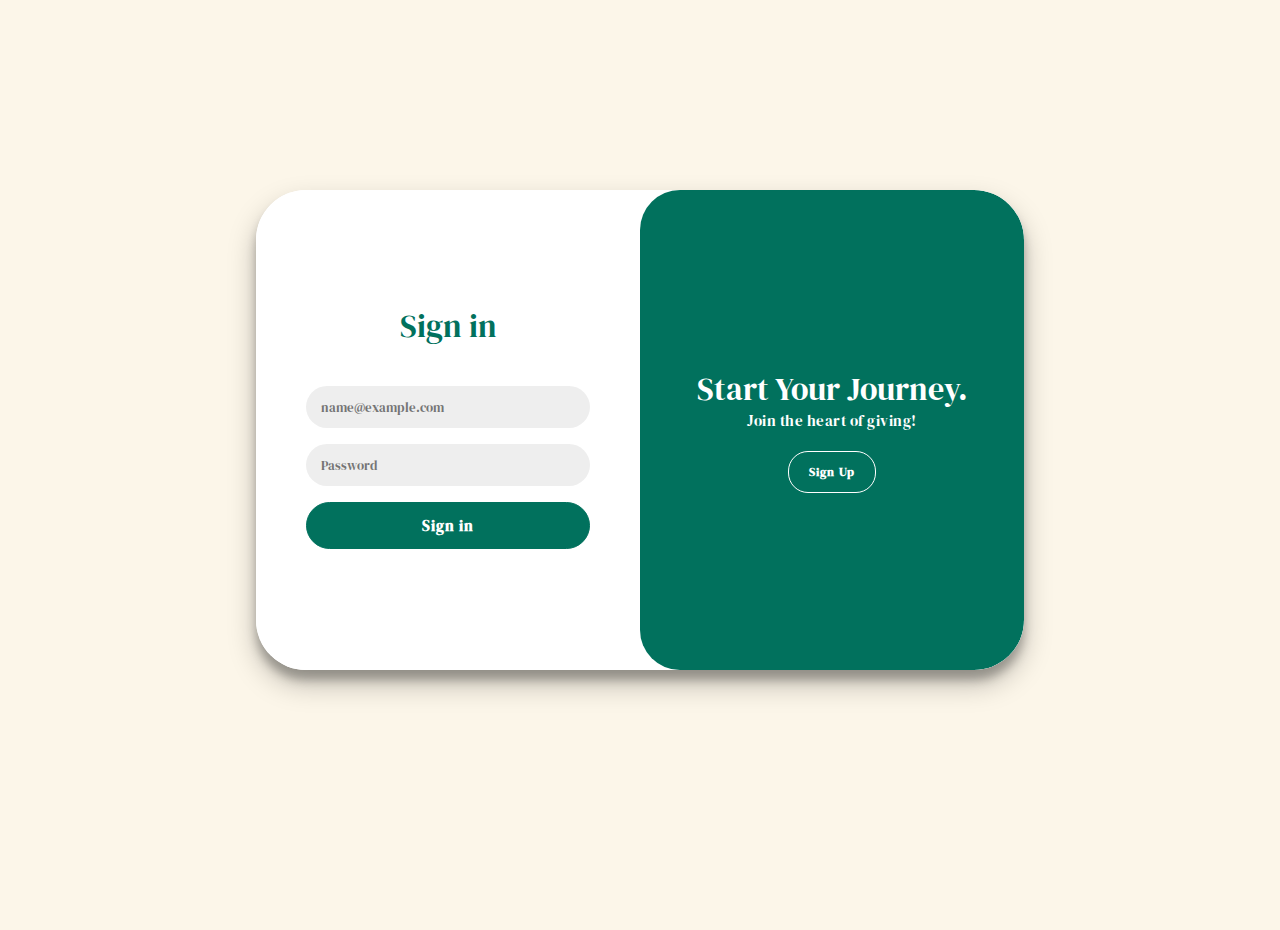
<file: login.html>
<!DOCTYPE html>
<html lang="en">
  <head>
    <link href="styles/login.css" rel="stylesheet" />
    <link href="styles/style.css" rel="stylesheet" />
  </head>

  <body>
    <div class="container" id="container">
      <div class="form-container sign-up-container">
        <form method="post">
          <div id="result" class="result">
            <p id="result-p"></p>
          </div>

          <input
            id="inputFirstName"
            name="inputFirstName"
            type="text"
            placeholder="First Name"
          />
          <input
            id="inputLastName"
            name="inputLastName"
            type="text"
            placeholder="Last Name"
          />
          <input
            id="signupEmail"
            name="inputEmail"
            type="text"
            placeholder="Email"
          />
          <input
            id="signupPassword"
            name="inputPassword"
            type="password"
            placeholder="Create a password"
          />

          <input
            class="button btn-green"
            type="submit"
            name="submit"
            value="Sign Up"
          />
        </form>
      </div>

      <div class="form-container sign-in-container">
        <form class="signin-form" method="POST">
          <h1 class="sign-in">Sign in</h1>
          <div id="signin-result" class="signin-result">
            <p id="signin-result-p"></p>
          </div>

          <input
            id="signinEmail"
            name="inputEmail"
            type="email"
            placeholder="name@example.com"
          />
          <input
            id="signinPassword"
            name="inputPassword"
            type="password"
            placeholder="Password"
          />

          <input
            class="button btn-green"
            type="submit"
            name="submit"
            value="Sign in"
          />
        </form>
        <form>
          <button type="submit" class="btn-green">Login</button>
        </form>
      </div>
      <div class="overlay-container">
        <div class="overlay">
          <div class="overlay-panel overlay-left">
            <h1>Welcome Back!</h1>
            <p>
              To keep connected with us please login with your personal info!
            </p>
            <button class="ghost" id="signIn">Sign In</button>
          </div>
          <div class="overlay-panel overlay-right">
            <h1>Start Your Journey.</h1>

            <p>Join the heart of giving!</p>

            <button class="ghost" id="signUp">Sign Up</button>
          </div>
        </div>
      </div>
    </div>

    <script src="./js/register.js"></script>
  </body>
</html>
</file>
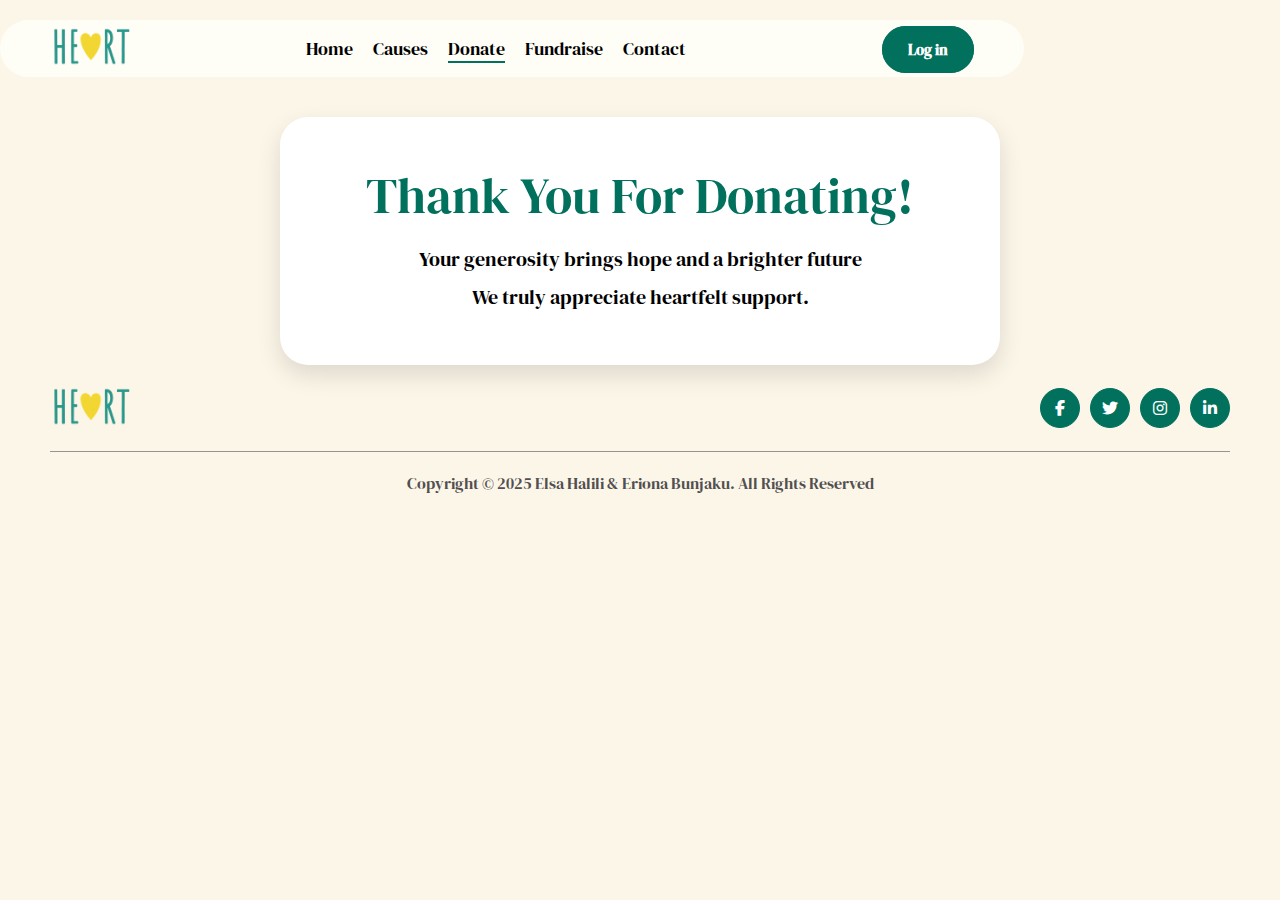
<file: thankyou.html>
<!DOCTYPE html>
<html lang="en">
  <head>
    <meta charset="UTF-8" />
    <meta name="viewport" content="width=device-width, initial-scale=1.0" />
    <title>Document</title>
    <link rel="stylesheet" href="./styles/header_footer.css" />
    <link rel="stylesheet" href="./styles/style.css" />
    <link rel="stylesheet" href="./styles/thankyou-card.css" />
    <link
      rel="stylesheet"
      href="https://cdnjs.cloudflare.com/ajax/libs/font-awesome/6.4.2/css/all.min.css"
    />
  </head>
  <body>
    <header>
      <div class="container">
        <nav class="navbar">
          <div class="logo">
            <img class="default_logo" src="./images/logo2.png" alt="" />
          </div>
          <div class="left-nav" id="menu-item">
            <ul>
              <li><a href="home.html">Home</a></li>
              <li><a href="causes.html">Causes</a></li>
              <li><a href="donate.html" class="active">Donate</a></li>
              <li><a href="fundraise.html">Fundraise</a></li>
              <li><a href="contact.html">Contact</a></li>
              <li class="login-btn mobile-btn"></li>
            </ul>
          </div>

          <div class="right-nav" id="menu-item-right">
            <a href="login.html" class="btn-green"> Log in </a>
          </div>
        </nav>
      </div>
    </header>
    <div class="main-banner">
      <div class="thankyou-section">
        <h1 class="thankyou-message">Thank You For Donating!</h1>
        <p class="thankyou-text">
          Your generosity brings hope and a brighter future
        </p>
        <p class="thankyou-text">We truly appreciate heartfelt support.</p>
      </div>
    </div>

    <footer>
      <div class="container">
        <div class="footer">
          <div class="footer-left">
            <div class="logo">
              <img src="./images/logo2.png" alt="" />
            </div>
          </div>
          <div class="footer-right">
            <ul>
              <li>
                <a href="#" class="icon-link"
                  ><i class="fab fa-facebook-f"></i
                ></a>
              </li>

              <li>
                <a href="#" class="icon-link"><i class="fab fa-twitter"></i></a>
              </li>

              <li>
                <a href="#" class="icon-link"
                  ><i class="fab fa-instagram"></i
                ></a>
              </li>

              <li>
                <a href="#" class="icon-link"
                  ><i class="fab fa-linkedin-in"></i
                ></a>
              </li>
            </ul>
          </div>
        </div>
      </div>
      <div></div>
      <div class="footer-copyright">
        <p>
          Copyright &copy; 2025 Elsa Halili & Eriona Bunjaku. All Rights
          Reserved
        </p>
      </div>
    </footer>
  </body>
  <script src="./js/donate.js"></script>
</html>
</file>
<file: styles/header_footer.css>
.container {
  padding: 0 50px;
}

header {
  width: 80%;
  border-radius: 30px;
  background-color: #e2ddcf;
  margin-bottom: 10px;
  margin-top: 20px;
}
.header-container {
  text-align: center;
  justify-content: center;
  display: flex;
}

.navbar {
  display: flex;
  padding-bottom: 5px;
  padding-top: 5px;
  justify-content: space-between;
  font-size: 18px;
  align-items: center;
}

.left-nav ul {
  display: flex;
  list-style: none;
  gap: 20px;
}
.left-nav ul li a {
  text-decoration: none;
  color: black;
}
.left-nav .btn-green {
  color: white !important;
}

.left-nav ul li a:hover {
  color: #01715d;
}
.logo {
  width: 80px;
}
.logo img {
  width: 100%;
}

.footer-right {
  display: flex;
  gap: 10px;
}

.icon-link {
  display: flex;
  justify-content: center;
  align-items: center;
  width: 40px;
  height: 40px;
  border-radius: 50%;
  border: 1px solid #01715d;
  color: white;
  background-color: #01715d;

  text-decoration: none;
}

.footer-right ul li {
  list-style: none;
}
.footer-right ul {
  display: flex;
  gap: 10px;
}

.footer {
  align-items: center;
  padding: 20px 0;
  display: flex;
  justify-content: space-between;
  border-bottom: 1px solid rgb(149, 146, 146);
}

.footer-copyright {
  text-align: center;
  padding: 20px;
  color: rgb(81, 79, 79);
}

.left-nav a.active {
  border-bottom: 2px solid #01715d;
}
.hamburger {
  display: none;
  font-size: 28px;
  cursor: pointer;
  z-index: 1001;
}

.hamburger i {
  color: black;
}
.mobile-only {
  display: none;
}
@media screen and (max-width: 768px) {
  header {
    border-radius: 0;
    background-color: white !important;
    width: 100%;
    margin: 0;
  }
  footer {
    margin-top: 10px;
  }
  .container {
    padding: 0 20px;
  }
  .navbar {
    padding: 5px 0;
  }
  .logo {
    width: 70px;
  }
  .hamburger {
    display: block;
  }
  .hamburger {
    display: block;
  }

  @media (max-width: 768px) {
    .mobile-only {
      display: block;
    }

    .right-nav {
      display: none;
    }

    #menu-item,
    #menu-item-right {
      display: none;
    }

    #menu-item.active {
      display: block;
      position: absolute;
      top: 50px;
      left: 0;
      width: 100%;
      height: 100vh;
      background-color: white;
      text-align: center;
      padding: 20px 0;
      z-index: 1000;
    }

    #menu-item ul {
      flex-direction: column;
      gap: 20px;
      padding: 0;
      justify-content: center;
      align-items: center;
      height: 100%;
    }
  }

  .footer {
    padding: 10px 0;
  }
  .footer-copyright {
    padding: 10px;
    font-size: 11px;
  }
  .footer-right ul {
    gap: 5px;
  }

  .icon-link {
    width: 30px;
    height: 30px;
  }
}
body.menu-open {
  overflow: hidden;
}
</file>
<file: styles/style.css>
@import url("https://fonts.googleapis.com/css2?family=DM+Serif+Display:ital@0;1&family=Playfair+Display:ital,wght@0,400..900;1,400..900&display=swap");
* {
  font-family: "DM Serif Display", serif;
  font-weight: 400;
  font-style: normal;
  margin: 0;
  padding: 0;
  box-sizing: border-box;
}

body {
  background-color: #fcf6e9;
}
.btn-green {
  border: 1px solid#01715d;
  background-color: #01715d;
  border-radius: 30px;
  color: #ffffff;
  font-size: 15px;
  font-weight: bold;
  padding: 12px 25px;
  text-decoration: none;
  cursor: pointer;
}
.btn-yellow {
  border: 1px solid#e6c047;
  background-color: #e6c047;
  border-radius: 30px;
  color: #222222;
  font-size: 15px;
  font-weight: bold;
  padding: 12px 25px;
  text-decoration: none;
}
header {
  background-color: #fefdf6;
}
</file>
<file: styles/about.css>
.about-page {
  max-width: 1100px;
  margin: 0 auto;
  padding: 60px 20px;
}

.about,
.mission,
.causes {
  margin-bottom: 40px;
}

.label-title {
  font-size: 15px;
  font-weight: bold;
  color: #ffc800;
  text-transform: uppercase;
  margin-bottom: 10px;
}

.main-title {
  font-size: 36px;
  color: #333;
  margin-bottom: 25px;
  line-height: 1.2;
}

.mission h3,
.causes h3 {
  font-size: 26px;
  color: #01715d;
  margin-bottom: 20px;
  border-bottom: 2px solid #ffc800;
  display: inline-block;
  padding-bottom: 5px;
}

.text,
.mission-text,
.final-text {
  font-size: 16px;
  line-height: 1.7;
  color: #555;
  margin-bottom: 15px;
}

.v-list ul {
  list-style: none;
  padding: 0;
  margin-top: 20px;
}

.v-list li {
  padding: 20px;
  margin-bottom: 20px;
  background: #f9f9f9;
  border-left: 5px solid #ffc800;
  border-radius: 6px;
}

.v-list h4 {
  font-size: 18px;
  color: #01715d;
  margin-bottom: 8px;
  font-weight: 700;
}

.cause-list ul {
  list-style: none;
  padding: 0;
  margin: 15px 0 25px;
}

.cause-list li {
  font-size: 16px;
  color: #555;
  margin-bottom: 10px;
  padding-left: 22px;
  position: relative;
}

.cause-list li::before {
  content: "✓";
  color: #ffc800;
  position: absolute;
  left: 0;
  top: 0;
}

.cause-list li strong {
  color: #333;
}

.btn-group {
  margin-top: 30px;
}

.btn-green-outline {
  display: inline-block;
  padding: 9px 25px;

  font-size: 16px;
  font-weight: bold;
  border-radius: 25px;
  text-decoration: none;
  margin-right: 20px;
}

.btn-green-outline {
  background: transparent;
  color: #01715d;
  border: 1px solid #01715d;
}

.btn-green-outline:hover {
  background-color: #b2cac6;
}

hr {
  border: none;
  height: 1px;
  background: #ddd;
  margin: 40px 0;
}

@media screen and (max-width: 1024px) {
  .about-page {
    padding: 50px 20px;
  }

  .main-title {
    font-size: 32px;
  }

  .mission h3,
  .causes h3 {
    font-size: 24px;
  }

  .text,
  .mission-text,
  .final-text {
    font-size: 15px;
  }

  .v-list li,
  .cause-list li {
    padding: 15px;
    font-size: 15px;
  }

  .btn-group {
    text-align: center;
  }

  .btn-group a {
    display: inline-block;
    margin-bottom: 10px;
  }
}

@media screen and (max-width: 768px) {
  .main-title {
    font-size: 28px;
  }

  .mission h3,
  .causes h3 {
    font-size: 22px;
  }

  .text,
  .mission-text,
  .final-text {
    font-size: 14px;
    line-height: 1.6;
  }

  .v-list li,
  .cause-list li {
    padding: 12px;
    font-size: 14px;
  }

  .btn-group a {
    width: 100%;
  }
}

@media screen and (max-width: 480px) {
  .about-page {
    padding: 40px 15px;
  }

  .main-title {
    font-size: 24px;
  }

  .mission h3,
  .causes h3 {
    font-size: 20px;
  }

  .text,
  .mission-text,
  .final-text {
    font-size: 13px;
    line-height: 1.5;
  }

  .v-list li,
  .cause-list li {
    padding: 10px;
    font-size: 13px;
  }

  .btn-group {
    display: flex;
    flex-direction: column;
    gap: 10px;
  }

  .btn-group a {
    width: 100%;
    margin-right: 0;
  }
}

@media screen and (max-width: 1024px) {
  .about-page {
    padding: 50px 20px;
  }

  .main-title {
    font-size: 32px;
  }

  .mission h3,
  .causes h3 {
    font-size: 24px;
  }

  .text,
  .mission-text,
  .final-text {
    font-size: 15px;
  }

  .v-list li,
  .cause-list li {
    padding: 15px;
    font-size: 15px;
  }

  .btn-group {
    text-align: center;
  }

  .btn-group a {
    display: inline-block;
    margin-bottom: 0px;
  }
}

@media screen and (max-width: 768px) {
  .main-title {
    font-size: 28px;
  }

  .mission h3,
  .causes h3 {
    font-size: 22px;
  }

  .text,
  .mission-text,
  .final-text {
    font-size: 14px;
  }

  .v-list li,
  .cause-list li {
    padding: 12px;
    font-size: 14px;
  }

  .btn-group a {
    width: 100%;
  }
}

@media screen and (max-width: 480px) {
  .about-page {
    padding: 40px 15px;
  }

  .main-title {
    font-size: 24px;
  }

  .mission h3,
  .causes h3 {
    font-size: 20px;
  }

  .text,
  .mission-text,
  .final-text {
    font-size: 13px;
  }

  .v-list li,
  .cause-list li {
    padding: 10px;
    font-size: 13px;
  }

  .btn-group {
    display: flex;
    flex-direction: column;
    gap: 10px;
  }

  .btn-group a {
    width: 100%;
    margin-right: 0;
  }
}
</file>
<file: styles/aboutus.css>
.about-page {
  max-width: 1100px;
  margin: 0 auto;
  padding: 60px 20px;
}


.about,
.mission,
.causes {
  margin-bottom: 40px;
}


.label-title {
  font-size: 15px;
  font-weight: bold;
  color: #ffc800;
  text-transform: uppercase;
  margin-bottom: 10px;
}


.main-title {
  font-size: 36px;
  color: #333;
  margin-bottom: 25px;
  line-height: 1.2;
}


.mission h3,
.causes h3 {
  font-size: 26px;
  color: #01715d;
  margin-bottom: 20px;
  border-bottom: 2px solid #ffc800;
  display: inline-block;
  padding-bottom: 5px;
}


.text,
.mission-text,
.final-text {
  font-size: 16px;
  line-height: 1.7;
  color: #555;
  margin-bottom: 15px;
}


.v-list ul {
  list-style: none;
  padding: 0;
  margin-top: 20px;
}

.v-list li {
  padding: 20px;
  margin-bottom: 20px;
  background: #f9f9f9;
  border-left: 5px solid #ffc800;
  border-radius: 6px;
}

.v-list h4 {
  font-size: 18px;
  color: #01715d;
  margin-bottom: 8px;
  font-weight: 700;
}


.cause-list ul {
  list-style: none;
  padding: 0;
  margin: 15px 0 25px;
}

.cause-list li {
  font-size: 16px;
  color: #555;
  margin-bottom: 10px;
  padding-left: 22px;
  position: relative;
}

.cause-list li::before {
  content: "✓";
  color: #ffc800;
  position: absolute;
  left: 0;
  top: 0;
}

.cause-list li strong {
  color: #333;
}


.btn-group {
  margin-top: 30px;
}

.btn-green-lg,
.btn-green-outline-lg {
  display: inline-block;
  padding: 12px 30px;
  font-size: 16px;
  font-weight: bold;
  border-radius: 25px;
  text-decoration: none;
  margin-right: 20px;
}

.btn-green-lg {
  background: #01715d;
  color: #fff;
  border: 2px solid #01715d;
}

.btn-green-outline-lg {
  background: transparent;
  color: #01715d;
  border: 2px solid #01715d;
}


hr {
  border: none;
  height: 1px;
  background: #ddd;
  margin: 40px 0;
}
</file>
<file: styles/causes.css>
.causes-container {
  max-width: 900px;
  margin: 70px auto;
  text-align: center;
}

.title {
  font-size: 65px;
  font-weight: 800;
  line-height: 1.1;
}

.subtitle {
  margin-top: 15px;
  font-size: 18px;
  color: #555;
}

.categories {
  margin-top: 50px;
  display: grid;
  grid-template-columns: repeat(6, 1fr);
  gap: 20px;
}
.category {
  text-align: center;
}

.cause-container {
  width: 140px;
  height: 140px;
  background: #fafafa;
  border-radius: 10px;
  border: 2px solid transparent;
  display: flex;
  align-items: center;
  justify-content: center;
  cursor: pointer;
  transition: 0.3s;
  margin-bottom: 10px;
}

.cause-container i {
  font-size: 45px;
  opacity: 0.9;
  color: black;
}

.category span {
  color: black;
  margin-top: 20px;
}

.cause-container:hover {
  border-color: #bfbfbf;
}

.category a {
  text-decoration: none;
}
.material-symbols-filled {
  font-size: 48px;
  color: #333;
}
.categories {
  margin-top: 50px;
  display: grid;
  grid-template-columns: repeat(6, 1fr);
  gap: 20px;
  justify-content: center;
}

@media (max-width: 1200px) {
  .categories {
    grid-template-columns: repeat(4, 1fr);
  }
}

@media (max-width: 900px) {
  .categories {
    grid-template-columns: repeat(3, 1fr);
  }
}

@media (max-width: 600px) {
  .categories {
    grid-template-columns: repeat(2, 1fr);
    gap: 15px;
  }

  .causes-container {
    padding: 0 15px;
  }

  .title {
    font-size: 48px;
  }

  .subtitle {
    font-size: 16px;
  }

  .cause-box {
    width: 120px;
    height: 120px;
  }

  .cause-box i {
    font-size: 35px;
  }
}

.causes-intro {
  display: flex;
  flex-direction: column;
  text-align: center;
  align-items: center;
}

@media (max-width: 400px) {
  .categories {
    grid-template-columns: 1fr;
  }

  .cause-container {
    width: 100px;
    height: 100px;
  }

  .cause-container i {
    font-size: 28px;
  }

  .title {
    font-size: 36px;
  }

  .subtitle {
    font-size: 14px;
  }
}
@media (max-width: 1200px) {
  .categories {
    grid-template-columns: repeat(4, 1fr);
  }
}

@media (max-width: 900px) {
  .cause-box {
    width: 100%;
  }

  .categories {
    grid-template-columns: repeat(3, 1fr);
    justify-content: center;
  }
}

@media (max-width: 700px) {
  .categories {
    grid-template-columns: repeat(2, 1fr);
    gap: 15px;
    justify-content: center;
  }

  .cause-container i {
    font-size: 40px;
  }

  .title {
    font-size: 50px;
  }

  .subtitle {
    font-size: 16px;
  }
}

@media (max-width: 500px) {
  .categories {
    justify-content: center;
    gap: 10px;
  }

  .title {
    font-size: 32px;
  }

  .subtitle {
    font-size: 14px;
  }
}

@media (max-width: 500px) {
  .start-btn {
    width: 60%;
    max-width: 250px;
    margin: 20px auto;
    font-size: 14px;
  }
}
</file>
<file: styles/contact.css>
.contact-us {
  max-width: 1100px;
  margin: 0 auto;
  padding: 0 20px;
}

.contact-container {
  padding: 50px 0;
}

.contact-inner {
  display: flex;
  gap: 30px;
}

.form-box {
  flex: 2;
  background-color: #ffffff;
  padding: 25px;
  border-radius: 10px;
}

.label-title {
  font-size: 14px;
  font-weight: bold;
  color: #ffc800;
  margin-bottom: 10px;
}

.form-box h2 {
  font-size: 30px;
  margin-bottom: 20px;
}

.form-group {
  margin-bottom: 18px;
}

.form-group label {
  display: block;
  font-size: 15px;
  font-weight: bold;
  margin-bottom: 6px;
  color: #555;
}

.form-input {
  width: 100%;
  padding: 12px;
  border-radius: 6px;
  border: 1px solid #ccc;
  font-size: 15px;
  background-color: #fff;
}

textarea.form-input {
  resize: none;
}

.send-btn {
  background-color: #d8a400;
  color: #ffffff;
  border: none;
  padding: 10px 22px;
  border-radius: 20px;
  cursor: pointer;
  font-size: 15px;
  font-weight: bold;
  display: inline-flex;
  align-items: center;
  gap: 8px;
}

.send-btn:hover {
  background-color: #bb9003;
}

.info-box {
  flex: 1;
  background-color: #01715d;
  color: #ffffff;
  border-radius: 15px;
  padding: 35px;
}

.info-box h3 {
  font-size: 20px;
  margin-bottom: 8px;
}

.info-box p {
  font-size: 14px;
  margin-bottom: 6px;
  opacity: 0.9;
}

.info-box hr {
  border: none;
  height: 1px;
  background-color: rgba(255, 255, 255, 0.3);
  margin: 20px 0;
}

.social-links {
  display: flex;
  gap: 10px;
  margin-top: 10px;
}

.social-links a {
  width: 35px;
  height: 35px;
  background-color: #d8a400;
  border-radius: 50%;
  color: white;
  display: flex;
  justify-content: center;
  text-decoration: none;
  align-items: center;
}

.social-links a:hover {
  background-color: #bb9003;
}

.map-box {
  width: 100%;
  height: 400px;
  margin-bottom: 30px;
}

.map-box iframe {
  width: 100%;
  height: 100%;
  border: none;
}

span {
  color: #d8a400;
}
</file>
<file: styles/donate.css>
.donate-section {
  display: flex;
  justify-content: center;
  align-items: center;
  margin: 50px 0;
}
.donation-container {
  box-shadow: 0 8px 20px rgba(0, 0, 0, 0.15), 0 4px 8px rgba(0, 0, 0, 0.1);
  background: #fff;
  width: 600px;
  padding: 25px 40px;
  border-radius: 30px;6);
}

.cause-title {
  font-size: 30px;
  margin-bottom: 5px;
  font-weight: 700;
  line-height: 1.1;
}

.subtitle {
  color: #555;
  margin-bottom: 20px;
}



.amount {
  display: flex;
  align-items: center;
  font-size: 60px;
  font-weight: bold;
  border: 1px solid #ccc;
  border-radius: 10px;
  padding: 10px;
  margin-bottom: 30px;
  margin-top: 10px;
}

.amount input {
  border: none;
  width: 100%;
  font-size: 60px;
  outline: none;
}

.payment-section {
  background: #fff;
  padding: 20px;
  border-radius: 12px;
  border: 1px solid #e5e7eb;
  margin-bottom: 20px;
  margin-top: 10px;
}

.payment-section h3 {
  font-size: 18px;
  margin-bottom: 15px;
  font-weight: 600;
}


.payment-method{
  margin-bottom: 15px;
  gap: 10px;
  display: flex;
  align-items: center;
}


.card-form {
  display: flex;
  flex-direction: column;
  gap: 12px;
}

.card-form input,
.card-form select {
  width: 100%;
  padding: 14px;
  border: 1px solid #d1d5db;
  border-radius: 8px;
  font-size: 15px;
}

.card-form input:focus,
.card-form select:focus {
  border-color: black;
  outline: none;
  box-shadow: 0 0 0 3px rgba(49, 50, 52, 0.2);
}

.row {
  display: flex;
  gap: 12px;
}

.row input,
.row select {
  flex: 1;
}

.total {
  margin: 40px 0;
}

.total p {
  display: flex;
  justify-content: space-between;
  font-size: 20px;
}

.donate-btn {
  width: 100%;
  padding: 15px;
  background: #01715d;
  color: white;
  border: none;
  border-radius: 30px;
  font-size: 17px;
  cursor: pointer;
  font-weight: 600;
}

.donate-btn:hover {
  background: #025848;
}




@media screen and (max-width: 1024px) {
  .donation-container {
    width: 100%;
    padding: 25px 30px;
  }

  .cause-title {
    font-size: 28px;
    text-align: center;
  }

  .subtitle {
    font-size: 16px;
    text-align: center;
  }

  .amount-box {
    font-size: 50px;
    padding: 8px;
  }

  .amount-box input {
    font-size: 50px;
  }

  .card-form input,
  .card-form select {
    padding: 12px;
    font-size: 14px;
  }

  .row {
    flex-direction: column;
    gap: 10px;
  }

  .donate-btn {
    font-size: 16px;
    padding: 14px;
  }
  .donate-section{
    margin: 50px 40px;
  }
}

@media screen and (max-width: 768px) {
  .amount-title{
    font-size: 16px;
  }
  .payment-title{
    font-size: 16px;
  }
   .donate-section{
    margin: 50px 20px;
  }
  .donation-container {
    padding: 20px;
  }

  .cause-title {
    font-size: 24px;
  }

  .subtitle {
    font-size: 14px;
  }

  .amount {
    font-size: 40px;
  }

  .amount input {
    font-size: 40px;
  }

  .card-form input,
  .card-form select {
    padding: 10px;
    font-size: 13px;
  }

  .row {
    flex-direction: column;
  }

  .payment-method {
    gap: 8px;
    font-size: 14px;
  }

  .donate-btn {
    font-size: 15px;
    padding: 12px;
  }
  .total{
    margin: 20px 0;
  }
  .total p{
    font-size: 16px;
  }
}

@media screen and (max-width: 480px) {
  .donation-container {
    padding: 15px;
    border-radius: 20px;
  }

  .cause-title {
    font-size: 20px;
  }

  .subtitle {
    font-size: 13px;
  }

  .amount {
    font-size: 35px;
  }

  .amount input {
    font-size: 35px;
  }

  .card-form input,
  .card-form select {
    padding: 8px;
    font-size: 12px;
  }

  .donate-btn {
    font-size: 14px;
    padding: 10px;
  }

  .amount span {
    font-size: 30px;
  }
}
</file>
<file: styles/fundraise.css>
.fundraise-section {
  display: grid;
  grid-template-columns: 1fr 1.2fr;
  min-height: 90vh;
}

.left {
  padding: 80px 70px;
}

.right {
  border-radius: 30px 0 0px 0px;
  padding: 80px 70px;
  background: #fafafa;
  display: flex;
  flex-direction: column;
  justify-content: space-between;
}

.fundraise-intro {
  font-size: 20px;
  color: #01715d;
}
.left-title {
  font-weight: bold;
  font-size: 42px;
  margin-bottom: 16px;
}

.left-description {
  color: #555;
  max-width: 420px;
  font-size: 20px;
}

.step {
  display: none;
}

.step.active-step {
  display: block;
}

.actions {
  display: flex;
  justify-content: space-between;
  align-items: center;
  margin-top: 40px;
}

.back {
  border: 1px solid #c3c3c3;
  background: #ffffff;
  padding: 12px 18px;
  border-radius: 10px;
  cursor: pointer;
}
.back:hover {
  background-color: #eeeeee;
}

.btn-green.enabled {
  opacity: 1;
}

.categories {
  display: flex;
  flex-wrap: wrap;
  gap: 12px;
  margin-top: 30px;
}

.category {
  padding: 10px 16px;
  border-radius: 999px;
  cursor: pointer;
  font-size: 14px;
  border: 1px solid #c3c3c3;
}
.category:hover {
  background-color: #eeeeee;
}
.category.active-step {
  background: #dcfce7;
  border-color: #025848;
  color: #01715d;
}
.card {
  background: #ffffff;
  border-radius: 16px;
  border: 1px solid #e5e7eb;
  padding: 26px;
  display: flex;
  gap: 20px;
  cursor: pointer;
  margin-bottom: 20px;
}

.card.active-step {
  background: #ecfdf5;
  border-color: #025848;
}

.icon {
  width: 52px;
  height: 52px;
  border-radius: 12px;
  background: #f3f4f6;
  display: flex;
  align-items: center;
  justify-content: center;
  font-size: 24px;
}
input {
  width: 100%;
  padding: 20px;
  border-radius: 10px;
  border: 1px solid #e5e7eb;
  margin-top: 20px;
  font-weight: bold;
}
.amount {
  font-size: 30px;
}

.fundraiser-title {
  font-size: 18px;
}
.upload {
  border: 2px dashed #e5e7eb;
  padding: 40px;
  border-radius: 16px;
  text-align: center;
  cursor: pointer;
}

.material-symbols-outlined {
  font-size: 30px !important;
}

.form-group {
  display: flex;
  flex-direction: column;
  gap: 6px;
}

.form-group label {
  font-size: 14px;
  font-weight: 600;
  color: #111827;
}

.form-group textarea {
  height: 300px;
  margin-top: 30px;
  padding: 14px 16px;
  border-radius: 12px;
  border: 1px solid #e5e7eb;
  width: 100%;
  font-size: 15px;
}

.form-group textarea::placeholder {
  color: #9ca3af;
}

.form-group textarea:focus {
  outline: none;
  border-color: #16a34a;
  box-shadow: 0 0 0 3px rgba(22, 163, 74, 0.15);
}

.char-count {
  text-align: right;
  font-size: 13px;
  color: #6b7280;
}

.upload {
  width: 100%;
  height: 400px;
  margin-top: 20px;
  border: 2px dashed #d1d5db;
  border-radius: 16px;
  display: flex;
  align-items: center;
  justify-content: center;
  font-size: 15px;
  color: #6b7280;
  cursor: pointer;
  background-color: #fafafa;
  text-align: center;
  padding: 20px;
}
.review-step {
  max-width: 520px;
}

.review-title {
  font-size: 28px;
  font-weight: 800;
  margin-bottom: 8px;
}

.review-subtitle {
  color: #6b7280;
  margin-bottom: 24px;
}

.review-card {
  border-bottom: 1px solid #e5e7eb;
  padding: 16px 0;
}

.review-row {
  display: flex;
  justify-content: space-between;
  align-items: center;
}

.review-row strong {
  font-size: 16px;
}

.edit-btn {
  border: 1px solid #d1d5db;
  background: #fff;
  border-radius: 999px;
  padding: 6px 14px;
  cursor: pointer;
  font-size: 14px;
}

.media-preview {
  margin-top: 12px;
  height: 140px;
  border-radius: 16px;
  background: #f3f4f6;
}

.review-actions {
  display: flex;
  justify-content: flex-end;
  gap: 12px;
  margin-top: 30px;
}

.preview-btn {
  padding: 12px 22px;
  border-radius: 999px;
  border: 1px solid #d1d5db;
  background: #fff;
  font-weight: 600;
  cursor: pointer;
}

@media (max-width: 900px) {
  .fundraise-section {
    grid-template-columns: 1fr;
  }

  .right {
    background: #ffffff;
  }
}

#successScreen {
  display: none;
  height: 100%;
  width: 100%;
  background: #01715d;
  justify-content: center;
  height: calc(100vh - 220px);
  align-items: center;
}

.success-content {
  width: 35%;
  align-items: center;
  color: white;
  padding: 60px 40px;
  text-align: center;
  display: flex;
  flex-direction: column;
  align-items: center;
  gap: 35px;
}

#successScreen h1 {
  font-size: 28px;
  font-weight: 600;
}
.btn-white:hover {
  background: #024a3d;
}

.fundraise-form {
  display: flex;
  flex-direction: column;
  justify-content: space-between;
  height: 100%;
}

#nextBtn:disabled,
#submitBtn:disabled {
  background-color: #cccccc;
  color: #666666;
  cursor: not-allowed;
  border: none;
  opacity: 0.7;
}

@media screen and (max-width: 900px) {
  .fundraise-section {
    grid-template-columns: 1fr;
    min-height: auto;
  }

  .left {
    padding: 40px 20px;
    text-align: center;
  }

  .left-title {
    font-size: 32px;
  }

  .left-description {
    font-size: 16px;
    max-width: 100%;
    margin: 0 auto;
  }

  .right {
    padding: 40px 20px;
    border-radius: 0;
  }

  .categories {
    justify-content: center;
  }

  .category {
    font-size: 13px;
    padding: 8px 12px;
  }

  .card {
    padding: 20px;
    align-items: center;
  }

  .form-group textarea {
    font-size: 14px;
  }

  .upload {
    height: 300px;
    padding: 20px;
  }

  .review-step {
    max-width: 100%;
  }

  .review-card {
    padding: 12px 0;
  }

  .success-content {
    width: 90%;
    padding: 40px 20px;
    gap: 25px;
  }

  #successScreen h1 {
    font-size: 24px;
  }

  .actions {
    align-items: center;
  }
}

@media screen and (max-width: 480px) {
  .form-group textarea {
    height: 200px;
  }
  .step h2 {
    font-size: 18px;
  }
  .card p {
    font-size: 13px;
  }
  .left-title {
    font-size: 26px;
  }

  .left-description {
    font-size: 14px;
  }

  .category {
    font-size: 12px;
    padding: 6px 10px;
  }

  .card {
    padding: 16px;
  }

  .form-group textarea {
    font-size: 13px;
  }

  .upload {
    height: 250px;
  }

  #successScreen h1 {
    font-size: 20px;
  }

  .success-content {
    gap: 20px;
    padding: 30px 15px;
  }
}
</file>
<file: styles/login.css>
* {
  box-sizing: border-box;
}

body {
  display: flex;
  justify-content: center;
  align-items: center;
  flex-direction: column;
  height: 100vh;
  margin: -20px 0 50px;
}

h1 {
  font-weight: 100;
  margin: 0;
}
.sign-in {
  color: #01715d;
  margin-bottom: 30px;
}
h2 {
  text-align: center;
}

p {
  font-size: 15px;
  line-height: 20px;
  letter-spacing: 0.5px;
}

a {
  color: #333;
  text-decoration: none;
  margin: 15px 0;
}

.separator {
  border: 0;
  height: 1px;
  background: #333;
  margin: 20px 0;
}
.button {
  border-radius: 20px;
  border: 1px solid#01715d;
  background-color: #01715d;
  color: #ffffff;
  font-size: 12px;
  font-weight: bold;
  padding: 12px 45px;
  letter-spacing: 1px;
  transition: transform 80ms ease-in;
}

.button:active {
  transform: scale(0.95);
}

.button:focus {
  outline: none;
}

.button.ghost {
  background-color: transparent;
  border-color: #ffffff;
}

button {
  border-radius: 20px;
  border: 1px#01715d;
  background-color: #01715d;
  color: #ffffff;
  font-size: 12px;
  font-weight: bold;
  padding: 12px 20px;
  letter-spacing: 1px;
  cursor: pointer;
  margin-top: 20px;
}

button:active {
  transform: scale(0.95);
}

button:focus {
  outline: none;
}

button.ghost {
  background-color: transparent;
  border: 1px solid #ffffff;
}

form {
  background-color: #ffffff;
  display: flex;
  align-items: center;
  justify-content: center;
  flex-direction: column;
  padding: 0 50px;
  height: 100%;
  text-align: center;
}

input,
select {
  background-color: #eee;
  border: none;
  padding: 12px 15px;
  margin: 8px 0;
  width: 100%;
  border-radius: 50px;
}

.container {
  background-color: #fff;
  border-radius: 50px;
  box-shadow: 0 14px 28px rgba(0, 0, 0, 0.25), 0 10px 10px rgba(0, 0, 0, 0.25);
  position: relative;
  overflow: hidden;
  width: 768px;
  max-width: 100%;
  min-height: 480px;
}

.form-container {
  position: absolute;
  top: 0;
  height: 100%;
  transition: all 0.6s ease-in-out;
}
.sign-in-container {
  left: 0;
  width: 50%;
  z-index: 2;
}

.container.right-panel-active .sign-in-container {
  transform: translateX(100%);
}

.sign-up-container {
  left: 0;
  width: 50%;
  opacity: 0;
  z-index: 1;
}

.container.right-panel-active .sign-up-container {
  transform: translateX(100%);
  opacity: 1;
  z-index: 5;
  animation: show 0.6s;
}

@keyframes show {
  0%,
  49.99% {
    opacity: 0;
    z-index: 1;
  }

  50%,
  100% {
    opacity: 1;
    z-index: 5;
  }
}

.overlay-container {
  position: absolute;
  top: 0;
  left: 50%;
  width: 50%;
  height: 100%;
  overflow: hidden;
  transition: transform 0.6s ease-in-out;
  z-index: 100;
  border-radius: 40px;
}
.login-options {
  width: 100%;
  font-size: 10px;
  display: flex;
  justify-content: space-between;
}
.login-options label a {
  font-size: 10px;
}
.login-options label {
  width: 40%;
  display: flex;
  justify-content: space-between;
  align-items: center;
}
.social-media {
  font-size: 30px;
}
hr {
  width: 100%;
  background-color: green;
}
.container.right-panel-active .overlay-container {
  transform: translateX(-100%);
}

.overlay {
  background: #01715d;
  background-repeat: no-repeat;
  background-size: cover;
  background-position: 0 0;
  border-radius: 50px;
  color: #ffffff;
  position: relative;
  left: -100%;
  height: 100%;
  width: 200%;
  transform: translateX(0);
  transition: transform 0.6s ease-in-out;
}

.container.right-panel-active .overlay {
  transform: translateX(50%);
}

.overlay-panel {
  position: absolute;
  display: flex;
  align-items: center;
  justify-content: center;
  flex-direction: column;
  padding: 0 40px;
  text-align: center;
  top: 0;
  height: 100%;
  width: 50%;
  transform: translateX(0);
  transition: transform 0.6s ease-in-out;
}

.overlay-left {
  transform: translateX(-20%);
}

.container.right-panel-active .overlay-left {
  transform: translateX(0);
}

.overlay-right {
  right: 0;
  transform: translateX(0);
}

.container.right-panel-active .overlay-right {
  transform: translateX(20%);
}
</file>
<file: styles/thankyou-card.css>
.thankyou-section {
  width: 720px;
  margin-top: 30px;
  background: white;
  padding: 44px 40px;
  justify-content: space-between;
  gap: 50px;
  border-radius: 6px;
  text-align: center;
  border-radius: 28px;
  box-shadow: 0 10px 25px rgba(0, 0, 0, 0.12);
}
.main-banner {
  align-items: center;
  display: flex;
  flex-direction: column;
  justify-content: center;
}

.thankyou-message {
  color: #01715d;
  font-size: 50px;
  margin-bottom: 15px;
}

.thankyou-text {
  font-size: 20px;
  margin-bottom: 10px;
}
</file>
